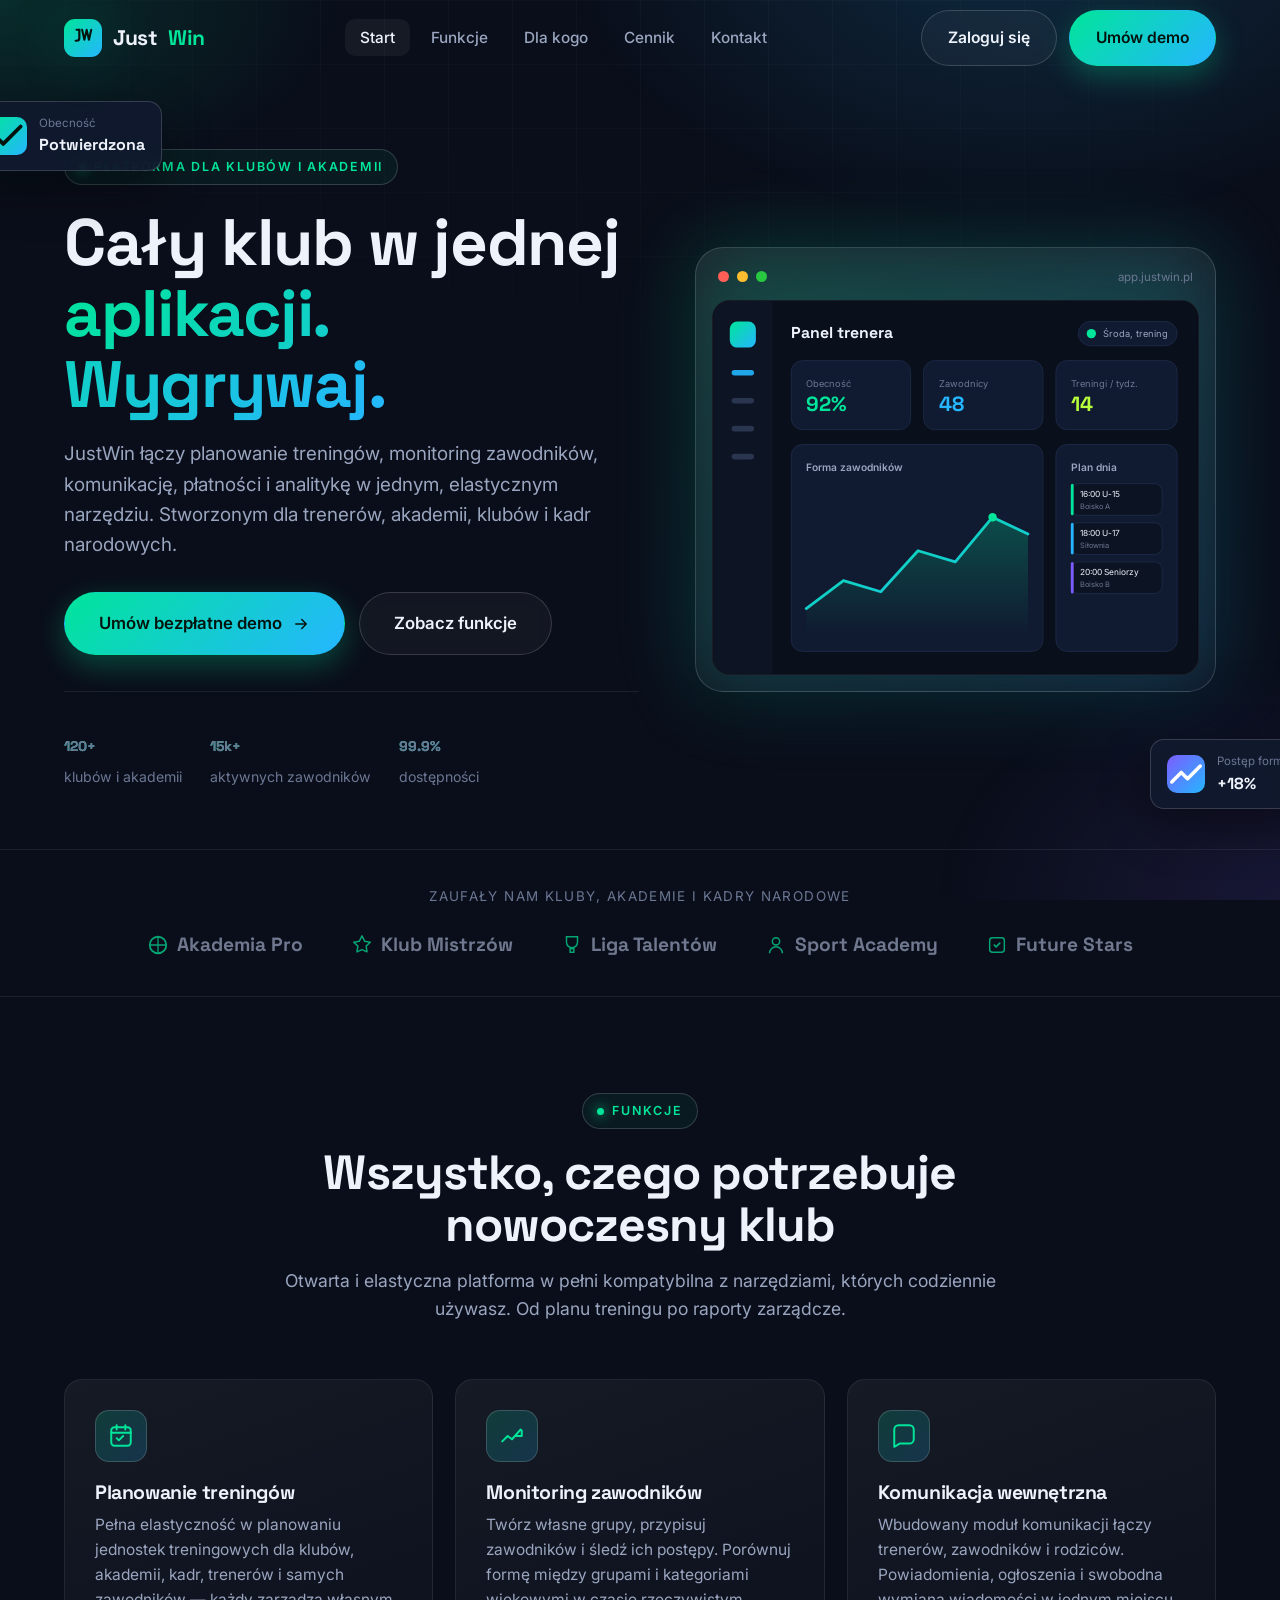
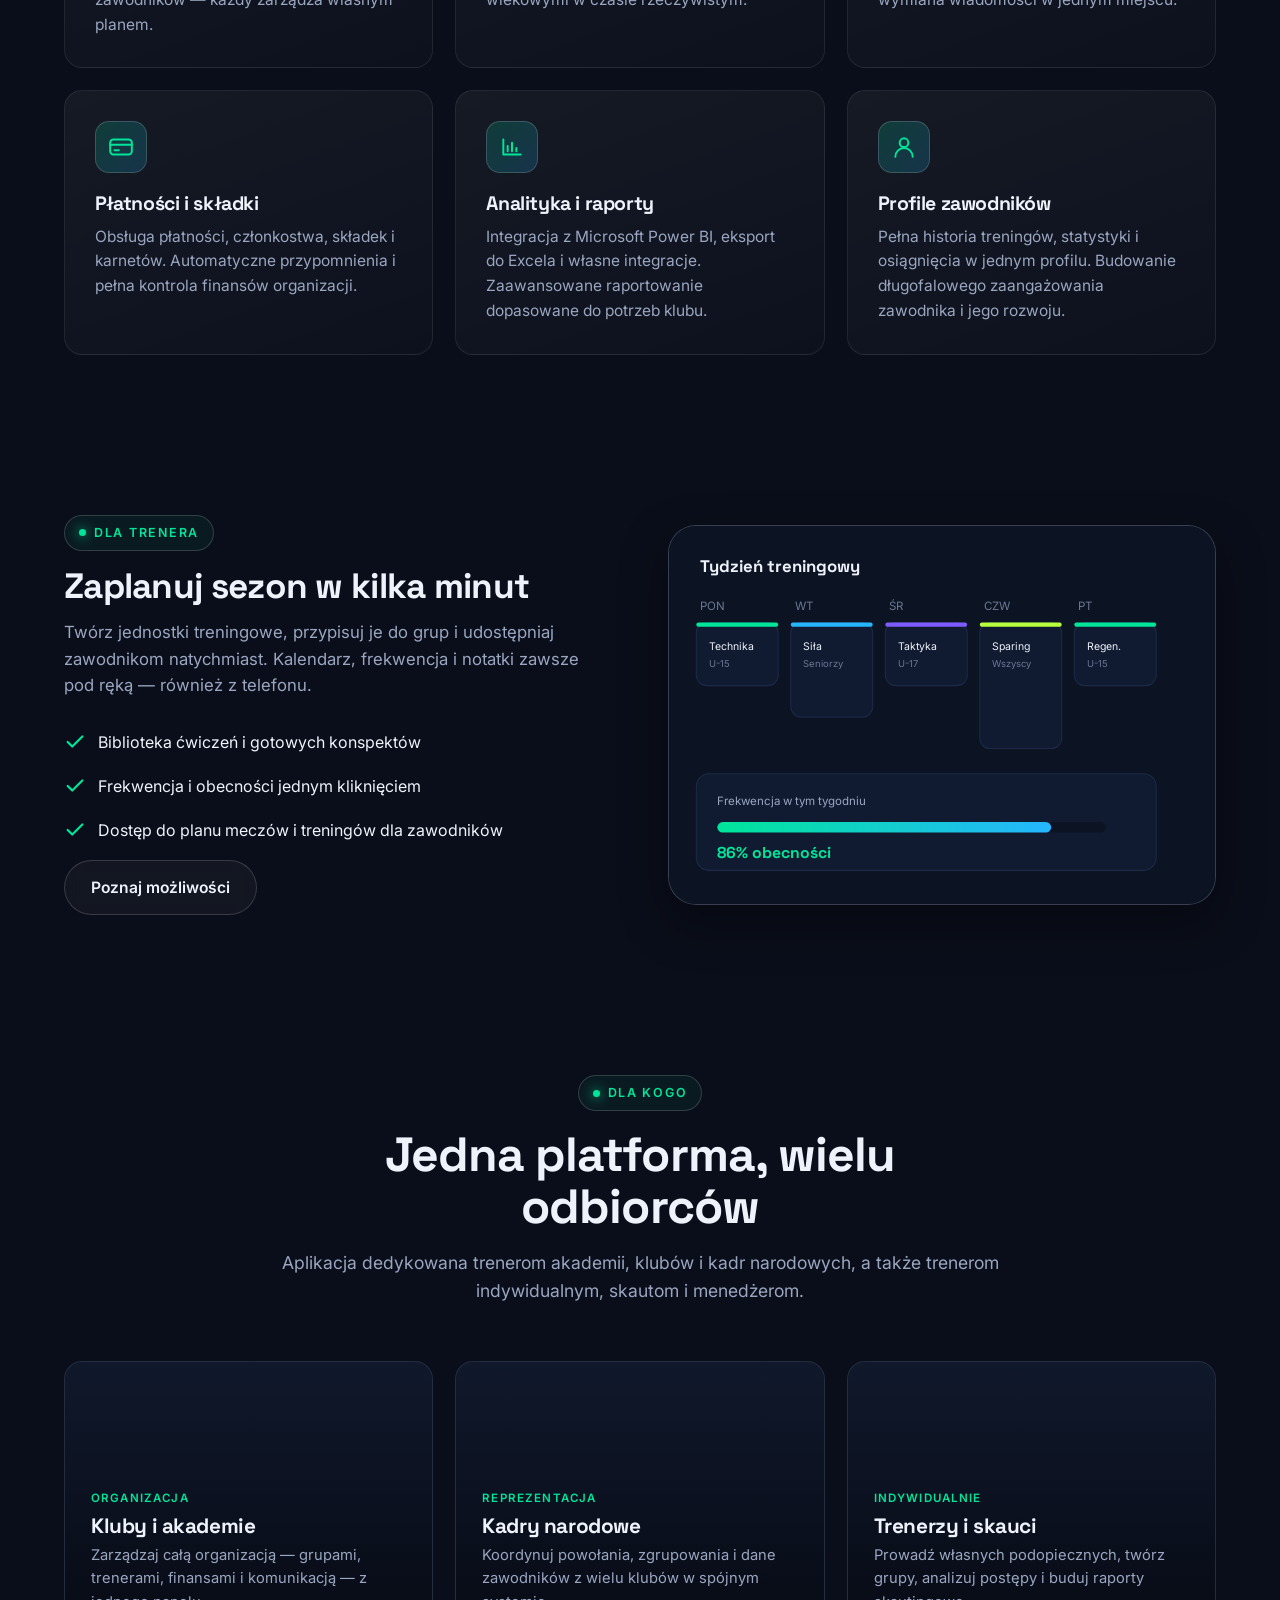
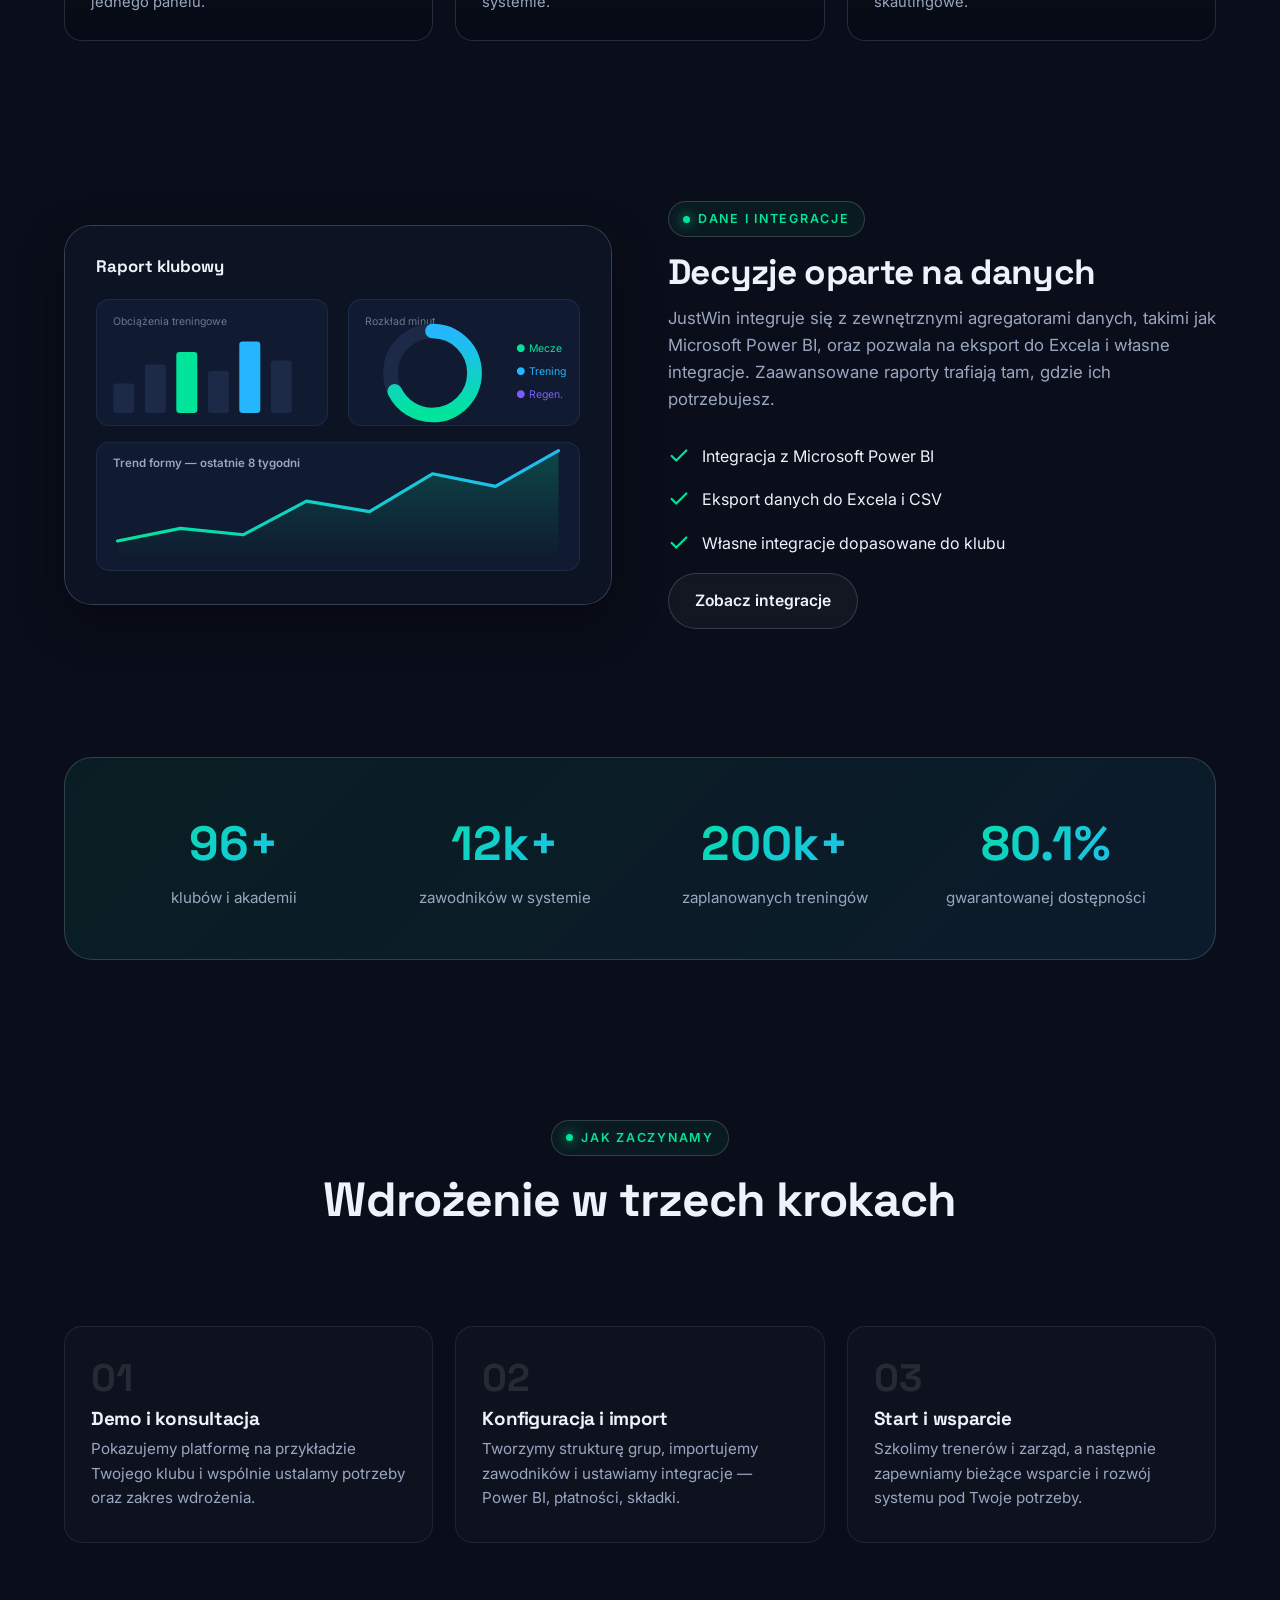
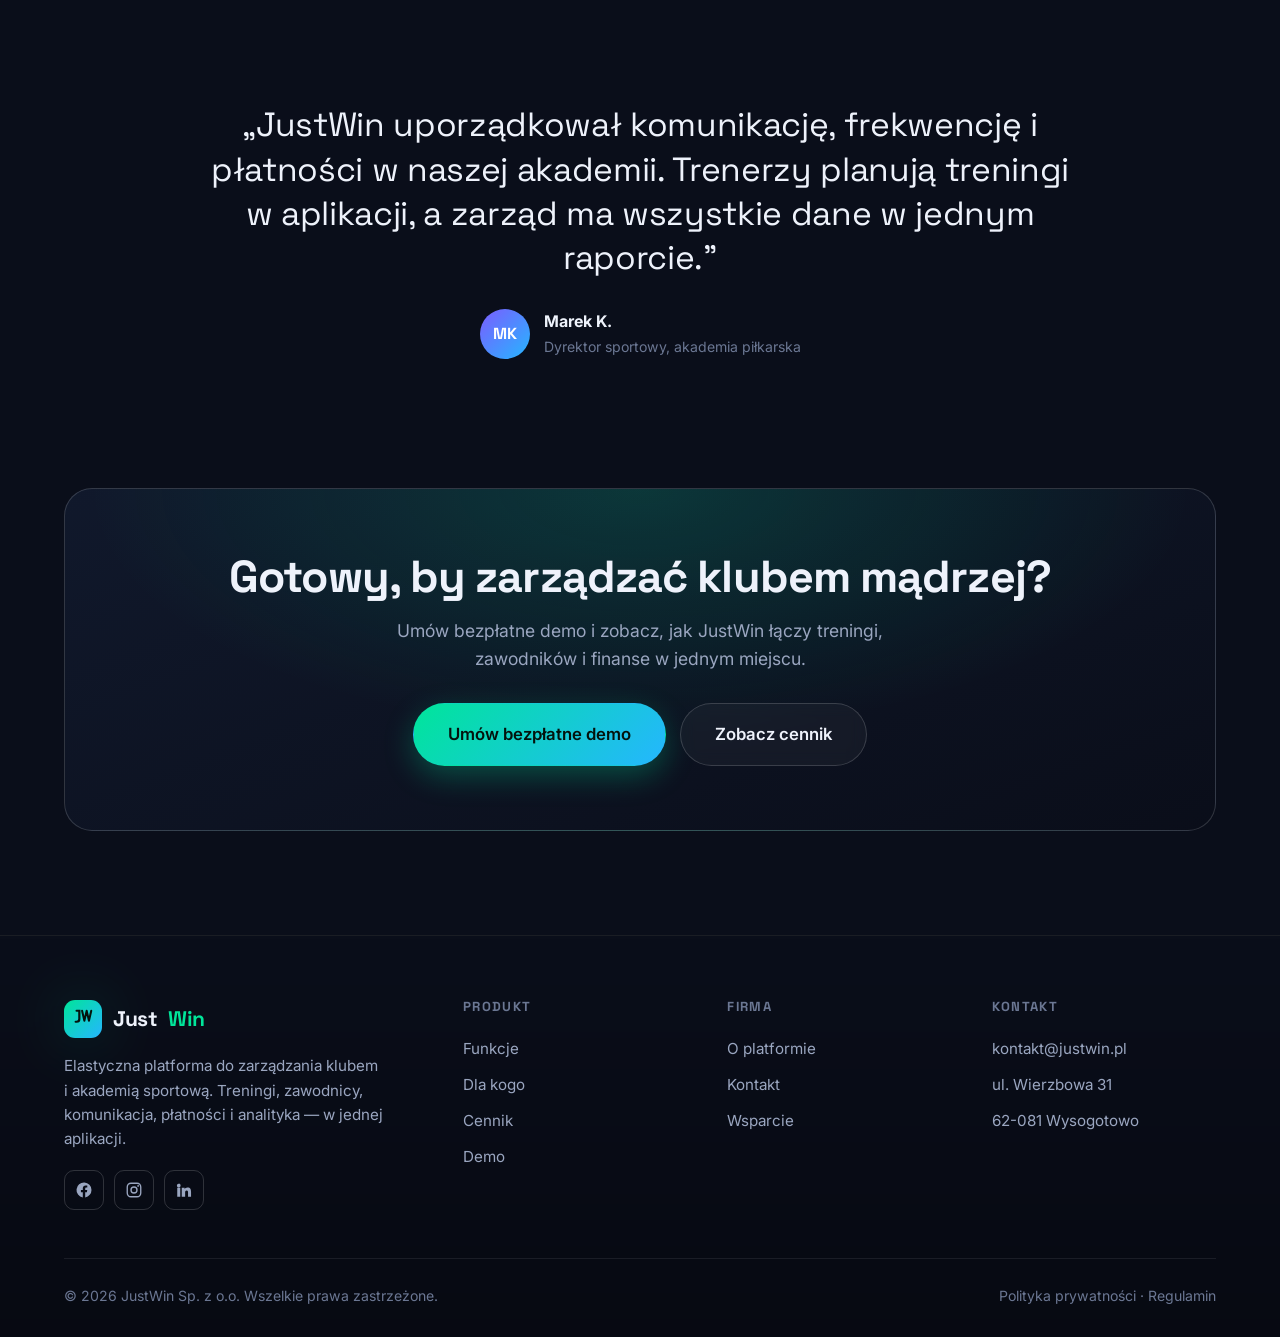
<file: index.html>
<!DOCTYPE html>
<html lang="pl">
<head>
  <meta charset="UTF-8" />
  <meta name="viewport" content="width=device-width, initial-scale=1.0" />
  <title>JustWin — Platforma do zarządzania klubem sportowym, treningami i zawodnikami</title>
  <meta name="description" content="JustWin to elastyczna platforma do zarządzania klubem i akademią sportową. Planowanie treningów, monitoring zawodników, komunikacja, płatności i składki oraz analityka z integracją Power BI — w jednej aplikacji." />
  <meta name="keywords" content="zarządzanie klubem sportowym, akademia piłkarska, planowanie treningów, monitoring zawodników, aplikacja dla trenera, Power BI sport" />
  <meta name="theme-color" content="#0a0e1a" />
  <link rel="icon" href="assets/img/favicon.svg" type="image/svg+xml" />
  <meta property="og:title" content="JustWin — Zarządzaj klubem sportowym z jednego miejsca" />
  <meta property="og:description" content="Planowanie treningów, monitoring zawodników, komunikacja, płatności i analityka — wszystko w jednej platformie." />
  <meta property="og:type" content="website" />
  <link rel="preconnect" href="https://fonts.googleapis.com" />
  <link rel="preconnect" href="https://fonts.gstatic.com" crossorigin />
  <link href="https://fonts.googleapis.com/css2?family=Inter:wght@400;500;600;700&family=Space+Grotesk:wght@500;600;700&display=swap" rel="stylesheet" />
  <link rel="stylesheet" href="assets/css/style.css" />
</head>
<body>

  <!-- ===================== HEADER ===================== -->
  <header class="site-header">
    <div class="container">
      <nav class="nav" aria-label="Główna nawigacja">
        <a href="index.html" class="brand" aria-label="JustWin — strona główna">
          <span class="mark" aria-hidden="true">
            <svg viewBox="0 0 24 24" fill="none"><path d="M5 3h3v9a3 3 0 0 1-3 3H4" stroke="#04130d" stroke-width="2.4" stroke-linecap="round"/><path d="M11 3l2.5 11L16 3M16 3l2.5 11L21 3" stroke="#04130d" stroke-width="2.2" stroke-linecap="round" stroke-linejoin="round"/></svg>
          </span>
          Just<b>Win</b>
        </a>
        <ul class="nav-links">
          <li><a href="index.html" class="active">Start</a></li>
          <li><a href="funkcje.html">Funkcje</a></li>
          <li><a href="dla-kogo.html">Dla kogo</a></li>
          <li><a href="cennik.html">Cennik</a></li>
          <li><a href="kontakt.html">Kontakt</a></li>
        </ul>
        <div class="nav-cta">
          <a href="kontakt.html" class="btn btn-ghost">Zaloguj się</a>
          <a href="kontakt.html" class="btn btn-primary">Umów demo</a>
          <button class="nav-toggle" aria-label="Otwórz menu" aria-expanded="false">
            <svg viewBox="0 0 24 24" fill="none"><path d="M4 7h16M4 12h16M4 17h16" stroke="currentColor" stroke-width="2" stroke-linecap="round"/></svg>
          </button>
        </div>
      </nav>
    </div>
    <div class="mobile-menu">
      <a href="index.html">Start</a>
      <a href="funkcje.html">Funkcje</a>
      <a href="dla-kogo.html">Dla kogo</a>
      <a href="cennik.html">Cennik</a>
      <a href="kontakt.html">Kontakt</a>
      <a href="kontakt.html" class="btn btn-primary">Umów demo</a>
    </div>
  </header>

  <main>
    <!-- ===================== HERO ===================== -->
    <section class="hero">
      <div class="container">
        <div class="hero-grid">
          <div class="hero-copy">
            <span class="eyebrow reveal">Platforma dla klubów i akademii</span>
            <h1 class="reveal" data-delay="1">Cały klub w jednej<br /><span class="gradient-text">aplikacji. Wygrywaj.</span></h1>
            <p class="lead reveal" data-delay="2">JustWin łączy planowanie treningów, monitoring zawodników, komunikację, płatności i analitykę w jednym, elastycznym narzędziu. Stworzonym dla trenerów, akademii, klubów i kadr narodowych.</p>
            <div class="hero-actions reveal" data-delay="2">
              <a href="kontakt.html" class="btn btn-primary btn-lg">
                Umów bezpłatne demo
                <svg viewBox="0 0 24 24" fill="none"><path d="M5 12h14M13 6l6 6-6 6" stroke="currentColor" stroke-width="2" stroke-linecap="round" stroke-linejoin="round"/></svg>
              </a>
              <a href="funkcje.html" class="btn btn-ghost btn-lg">Zobacz funkcje</a>
            </div>
            <div class="hero-meta reveal" data-delay="3">
              <div class="stat"><strong><span data-count="120" data-suffix="+">0</span></strong><span>klubów i akademii</span></div>
              <div class="stat"><strong><span data-count="15" data-suffix="k+">0</span></strong><span>aktywnych zawodników</span></div>
              <div class="stat"><strong><span data-count="99.9" data-suffix="%">0</span></strong><span>dostępności</span></div>
            </div>
          </div>

          <div class="hero-visual reveal" data-delay="2">
            <div class="mockup">
              <div class="mockup-glow"></div>
              <div class="mockup-bar"><i></i><i></i><i></i><span>app.justwin.pl</span></div>
              <div class="mockup-screen">
                <svg viewBox="0 0 520 400" role="img" aria-label="Podgląd panelu trenera JustWin">
                  <rect width="520" height="400" fill="#0a0f1c"/>
                  <!-- sidebar -->
                  <rect x="0" y="0" width="64" height="400" fill="#0d1424"/>
                  <rect x="18" y="22" width="28" height="28" rx="8" fill="url(#hg)"/>
                  <rect x="20" y="74" width="24" height="6" rx="3" fill="#25b6ff" opacity="0.9"/>
                  <rect x="20" y="104" width="24" height="6" rx="3" fill="#2a3550"/>
                  <rect x="20" y="134" width="24" height="6" rx="3" fill="#2a3550"/>
                  <rect x="20" y="164" width="24" height="6" rx="3" fill="#2a3550"/>
                  <!-- header -->
                  <text x="84" y="40" fill="#eef2fb" font-family="Space Grotesk, sans-serif" font-size="17" font-weight="700">Panel trenera</text>
                  <rect x="392" y="22" width="106" height="26" rx="13" fill="#101a30" stroke="#1c2a47"/>
                  <circle cx="406" cy="35" r="5" fill="#00e59a"/>
                  <text x="418" y="39" fill="#9aa6c0" font-family="Inter, sans-serif" font-size="10">Środa, trening</text>
                  <!-- stat cards -->
                  <g>
                    <rect x="84" y="64" width="128" height="74" rx="12" fill="#101a30" stroke="#1c2a47"/>
                    <text x="100" y="92" fill="#6b7793" font-family="Inter" font-size="10">Obecność</text>
                    <text x="100" y="118" fill="#00e59a" font-family="Space Grotesk" font-size="22" font-weight="700">92%</text>
                    <rect x="226" y="64" width="128" height="74" rx="12" fill="#101a30" stroke="#1c2a47"/>
                    <text x="242" y="92" fill="#6b7793" font-family="Inter" font-size="10">Zawodnicy</text>
                    <text x="242" y="118" fill="#25b6ff" font-family="Space Grotesk" font-size="22" font-weight="700">48</text>
                    <rect x="368" y="64" width="130" height="74" rx="12" fill="#101a30" stroke="#1c2a47"/>
                    <text x="384" y="92" fill="#6b7793" font-family="Inter" font-size="10">Treningi / tydz.</text>
                    <text x="384" y="118" fill="#b8ff3c" font-family="Space Grotesk" font-size="22" font-weight="700">14</text>
                  </g>
                  <!-- chart -->
                  <rect x="84" y="154" width="270" height="222" rx="12" fill="#101a30" stroke="#1c2a47"/>
                  <text x="100" y="182" fill="#9aa6c0" font-family="Inter" font-size="11" font-weight="600">Forma zawodników</text>
                  <polyline points="100,330 140,300 180,312 220,268 260,280 300,232 338,250" fill="none" stroke="url(#hg)" stroke-width="3" stroke-linecap="round" stroke-linejoin="round"/>
                  <polyline points="100,330 140,300 180,312 220,268 260,280 300,232 338,250 338,360 100,360" fill="url(#fillg)" opacity="0.25"/>
                  <circle cx="300" cy="232" r="4.5" fill="#00e59a"/>
                  <!-- calendar list -->
                  <rect x="368" y="154" width="130" height="222" rx="12" fill="#101a30" stroke="#1c2a47"/>
                  <text x="384" y="182" fill="#9aa6c0" font-family="Inter" font-size="11" font-weight="600">Plan dnia</text>
                  <rect x="384" y="196" width="98" height="34" rx="8" fill="#0c1322" stroke="#1c2a47"/>
                  <rect x="384" y="196" width="3" height="34" rx="2" fill="#00e59a"/>
                  <text x="394" y="210" fill="#eef2fb" font-family="Inter" font-size="9">16:00 U-15</text>
                  <text x="394" y="223" fill="#6b7793" font-family="Inter" font-size="8">Boisko A</text>
                  <rect x="384" y="238" width="98" height="34" rx="8" fill="#0c1322" stroke="#1c2a47"/>
                  <rect x="384" y="238" width="3" height="34" rx="2" fill="#25b6ff"/>
                  <text x="394" y="252" fill="#eef2fb" font-family="Inter" font-size="9">18:00 U-17</text>
                  <text x="394" y="265" fill="#6b7793" font-family="Inter" font-size="8">Siłownia</text>
                  <rect x="384" y="280" width="98" height="34" rx="8" fill="#0c1322" stroke="#1c2a47"/>
                  <rect x="384" y="280" width="3" height="34" rx="2" fill="#7c5cff"/>
                  <text x="394" y="294" fill="#eef2fb" font-family="Inter" font-size="9">20:00 Seniorzy</text>
                  <text x="394" y="307" fill="#6b7793" font-family="Inter" font-size="8">Boisko B</text>
                  <defs>
                    <linearGradient id="hg" x1="0" y1="0" x2="1" y2="1"><stop offset="0" stop-color="#00e59a"/><stop offset="1" stop-color="#25b6ff"/></linearGradient>
                    <linearGradient id="fillg" x1="0" y1="0" x2="0" y2="1"><stop offset="0" stop-color="#00e59a"/><stop offset="1" stop-color="#00e59a" stop-opacity="0"/></linearGradient>
                  </defs>
                </svg>
              </div>
            </div>
            <div class="floating-card fc-1">
              <span class="ic" style="background: var(--grad-brand); color:#04130d">
                <svg viewBox="0 0 24 24" fill="none"><path d="M20 6L9 17l-5-5" stroke="currentColor" stroke-width="2.4" stroke-linecap="round" stroke-linejoin="round"/></svg>
              </span>
              <div><small>Obecność</small><strong>Potwierdzona</strong></div>
            </div>
            <div class="floating-card fc-2">
              <span class="ic" style="background: var(--grad-violet); color:#fff">
                <svg viewBox="0 0 24 24" fill="none"><path d="M3 17l6-6 4 4 8-8" stroke="currentColor" stroke-width="2.2" stroke-linecap="round" stroke-linejoin="round"/></svg>
              </span>
              <div><small>Postęp formy</small><strong>+18%</strong></div>
            </div>
          </div>
        </div>
      </div>
    </section>

    <!-- ===================== TRUST ===================== -->
    <section class="trust">
      <div class="container">
        <p class="reveal">Zaufały nam kluby, akademie i kadry narodowe</p>
        <div class="trust-row reveal" data-delay="1">
          <span><svg viewBox="0 0 24 24" fill="none"><circle cx="12" cy="12" r="9" stroke="currentColor" stroke-width="2"/><path d="M12 3v18M3 12h18" stroke="currentColor" stroke-width="1.4"/></svg>Akademia Pro</span>
          <span><svg viewBox="0 0 24 24" fill="none"><path d="M12 2l3 6 6 .9-4.5 4.3 1 6.3L12 17l-5.5 2.5 1-6.3L3 8.9 9 8z" stroke="currentColor" stroke-width="1.6" stroke-linejoin="round"/></svg>Klub Mistrzów</span>
          <span><svg viewBox="0 0 24 24" fill="none"><path d="M6 3h12v6a6 6 0 0 1-12 0V3z" stroke="currentColor" stroke-width="1.6"/><path d="M10 16h4v4h-4z" stroke="currentColor" stroke-width="1.6"/></svg>Liga Talentów</span>
          <span><svg viewBox="0 0 24 24" fill="none"><circle cx="12" cy="8" r="4" stroke="currentColor" stroke-width="1.6"/><path d="M5 21a7 7 0 0 1 14 0" stroke="currentColor" stroke-width="1.6"/></svg>Sport Academy</span>
          <span><svg viewBox="0 0 24 24" fill="none"><rect x="4" y="4" width="16" height="16" rx="3" stroke="currentColor" stroke-width="1.6"/><path d="M9 12l2 2 4-4" stroke="currentColor" stroke-width="1.8" stroke-linecap="round" stroke-linejoin="round"/></svg>Future Stars</span>
        </div>
      </div>
    </section>

    <!-- ===================== FEATURES ===================== -->
    <section class="section" id="funkcje">
      <div class="container">
        <div class="section-head center">
          <span class="eyebrow reveal">Funkcje</span>
          <h2 class="reveal" data-delay="1">Wszystko, czego potrzebuje<br />nowoczesny klub</h2>
          <p class="reveal" data-delay="2">Otwarta i elastyczna platforma w pełni kompatybilna z narzędziami, których codziennie używasz. Od planu treningu po raporty zarządcze.</p>
        </div>
        <div class="grid grid-3">
          <article class="card reveal">
            <span class="icon"><svg viewBox="0 0 24 24" fill="none"><rect x="3" y="4" width="18" height="17" rx="3" stroke="currentColor" stroke-width="1.8"/><path d="M3 9h18M8 2v4M16 2v4" stroke="currentColor" stroke-width="1.8" stroke-linecap="round"/><path d="M8 14l2 2 4-4" stroke="currentColor" stroke-width="1.8" stroke-linecap="round" stroke-linejoin="round"/></svg></span>
            <h3>Planowanie treningów</h3>
            <p>Pełna elastyczność w planowaniu jednostek treningowych dla klubów, akademii, kadr, trenerów i samych zawodników — każdy zarządza własnym planem.</p>
          </article>
          <article class="card reveal" data-delay="1">
            <span class="icon"><svg viewBox="0 0 24 24" fill="none"><path d="M3 17l5-5 4 3 8-9" stroke="currentColor" stroke-width="1.8" stroke-linecap="round" stroke-linejoin="round"/><path d="M21 7v5h-5" stroke="currentColor" stroke-width="1.8" stroke-linecap="round" stroke-linejoin="round"/></svg></span>
            <h3>Monitoring zawodników</h3>
            <p>Twórz własne grupy, przypisuj zawodników i śledź ich postępy. Porównuj formę między grupami i kategoriami wiekowymi w czasie rzeczywistym.</p>
          </article>
          <article class="card reveal" data-delay="2">
            <span class="icon"><svg viewBox="0 0 24 24" fill="none"><path d="M21 15a4 4 0 0 1-4 4H8l-5 3V6a4 4 0 0 1 4-4h10a4 4 0 0 1 4 4v9z" stroke="currentColor" stroke-width="1.8" stroke-linejoin="round"/></svg></span>
            <h3>Komunikacja wewnętrzna</h3>
            <p>Wbudowany moduł komunikacji łączy trenerów, zawodników i rodziców. Powiadomienia, ogłoszenia i swobodna wymiana wiadomości w jednym miejscu.</p>
          </article>
          <article class="card reveal">
            <span class="icon"><svg viewBox="0 0 24 24" fill="none"><rect x="2" y="5" width="20" height="14" rx="3" stroke="currentColor" stroke-width="1.8"/><path d="M2 10h20M6 15h4" stroke="currentColor" stroke-width="1.8" stroke-linecap="round"/></svg></span>
            <h3>Płatności i składki</h3>
            <p>Obsługa płatności, członkostwa, składek i karnetów. Automatyczne przypomnienia i pełna kontrola finansów organizacji.</p>
          </article>
          <article class="card reveal" data-delay="1">
            <span class="icon"><svg viewBox="0 0 24 24" fill="none"><path d="M4 19V5M4 19h16M8 16v-5M12 16V8M16 16v-3" stroke="currentColor" stroke-width="1.8" stroke-linecap="round" stroke-linejoin="round"/></svg></span>
            <h3>Analityka i raporty</h3>
            <p>Integracja z Microsoft Power BI, eksport do Excela i własne integracje. Zaawansowane raportowanie dopasowane do potrzeb klubu.</p>
          </article>
          <article class="card reveal" data-delay="2">
            <span class="icon"><svg viewBox="0 0 24 24" fill="none"><circle cx="12" cy="8" r="4" stroke="currentColor" stroke-width="1.8"/><path d="M4 21a8 8 0 0 1 16 0" stroke="currentColor" stroke-width="1.8" stroke-linecap="round"/></svg></span>
            <h3>Profile zawodników</h3>
            <p>Pełna historia treningów, statystyki i osiągnięcia w jednym profilu. Budowanie długofalowego zaangażowania zawodnika i jego rozwoju.</p>
          </article>
        </div>
      </div>
    </section>

    <!-- ===================== SPLIT 1 ===================== -->
    <section class="section section--tight">
      <div class="container">
        <div class="split">
          <div class="split-copy reveal">
            <span class="eyebrow">Dla trenera</span>
            <h3>Zaplanuj sezon w kilka minut</h3>
            <p>Twórz jednostki treningowe, przypisuj je do grup i udostępniaj zawodnikom natychmiast. Kalendarz, frekwencja i notatki zawsze pod ręką — również z telefonu.</p>
            <ul class="check-list">
              <li><svg viewBox="0 0 24 24" fill="none"><path d="M20 6L9 17l-5-5" stroke="currentColor" stroke-width="2.4" stroke-linecap="round" stroke-linejoin="round"/></svg>Biblioteka ćwiczeń i gotowych konspektów</li>
              <li><svg viewBox="0 0 24 24" fill="none"><path d="M20 6L9 17l-5-5" stroke="currentColor" stroke-width="2.4" stroke-linecap="round" stroke-linejoin="round"/></svg>Frekwencja i obecności jednym kliknięciem</li>
              <li><svg viewBox="0 0 24 24" fill="none"><path d="M20 6L9 17l-5-5" stroke="currentColor" stroke-width="2.4" stroke-linecap="round" stroke-linejoin="round"/></svg>Dostęp do planu meczów i treningów dla zawodników</li>
            </ul>
            <a href="funkcje.html" class="btn btn-ghost" style="margin-top:8px">Poznaj możliwości</a>
          </div>
          <div class="split-visual reveal" data-delay="1">
            <svg viewBox="0 0 520 360" role="img" aria-label="Plan treningowy">
              <rect width="520" height="360" fill="#0c1322"/>
              <text x="30" y="44" fill="#eef2fb" font-family="Space Grotesk" font-size="16" font-weight="700">Tydzień treningowy</text>
              <g font-family="Inter" font-size="11" fill="#6b7793">
                <text x="30" y="80">PON</text><text x="120" y="80">WT</text><text x="210" y="80">ŚR</text><text x="300" y="80">CZW</text><text x="390" y="80">PT</text>
              </g>
              <rect x="26" y="92" width="78" height="60" rx="10" fill="#101a30" stroke="#1c2a47"/><rect x="26" y="92" width="78" height="4" rx="2" fill="#00e59a"/><text x="38" y="118" fill="#eef2fb" font-family="Inter" font-size="10">Technika</text><text x="38" y="134" fill="#6b7793" font-family="Inter" font-size="9">U-15</text>
              <rect x="116" y="92" width="78" height="90" rx="10" fill="#101a30" stroke="#1c2a47"/><rect x="116" y="92" width="78" height="4" rx="2" fill="#25b6ff"/><text x="128" y="118" fill="#eef2fb" font-family="Inter" font-size="10">Siła</text><text x="128" y="134" fill="#6b7793" font-family="Inter" font-size="9">Seniorzy</text>
              <rect x="206" y="92" width="78" height="60" rx="10" fill="#101a30" stroke="#1c2a47"/><rect x="206" y="92" width="78" height="4" rx="2" fill="#7c5cff"/><text x="218" y="118" fill="#eef2fb" font-family="Inter" font-size="10">Taktyka</text><text x="218" y="134" fill="#6b7793" font-family="Inter" font-size="9">U-17</text>
              <rect x="296" y="92" width="78" height="120" rx="10" fill="#101a30" stroke="#1c2a47"/><rect x="296" y="92" width="78" height="4" rx="2" fill="#b8ff3c"/><text x="308" y="118" fill="#eef2fb" font-family="Inter" font-size="10">Sparing</text><text x="308" y="134" fill="#6b7793" font-family="Inter" font-size="9">Wszyscy</text>
              <rect x="386" y="92" width="78" height="60" rx="10" fill="#101a30" stroke="#1c2a47"/><rect x="386" y="92" width="78" height="4" rx="2" fill="#00e59a"/><text x="398" y="118" fill="#eef2fb" font-family="Inter" font-size="10">Regen.</text><text x="398" y="134" fill="#6b7793" font-family="Inter" font-size="9">U-15</text>
              <rect x="26" y="236" width="438" height="92" rx="12" fill="#101a30" stroke="#1c2a47"/>
              <text x="46" y="266" fill="#9aa6c0" font-family="Inter" font-size="11">Frekwencja w tym tygodniu</text>
              <rect x="46" y="282" width="370" height="10" rx="5" fill="#0c1322"/>
              <rect x="46" y="282" width="318" height="10" rx="5" fill="url(#hg2)"/>
              <text x="46" y="316" fill="#00e59a" font-family="Space Grotesk" font-size="15" font-weight="700">86% obecności</text>
              <defs><linearGradient id="hg2" x1="0" y1="0" x2="1" y2="0"><stop offset="0" stop-color="#00e59a"/><stop offset="1" stop-color="#25b6ff"/></linearGradient></defs>
            </svg>
          </div>
        </div>
      </div>
    </section>

    <!-- ===================== AUDIENCE ===================== -->
    <section class="section" id="dla-kogo">
      <div class="container">
        <div class="section-head center">
          <span class="eyebrow reveal">Dla kogo</span>
          <h2 class="reveal" data-delay="1">Jedna platforma, wielu odbiorców</h2>
          <p class="reveal" data-delay="2">Aplikacja dedykowana trenerom akademii, klubów i kadr narodowych, a także trenerom indywidualnym, skautom i menedżerom.</p>
        </div>
        <div class="grid grid-3">
          <a href="dla-kogo.html" class="audience-card reveal">
            <div class="photo" style="background-image:url('https://images.unsplash.com/photo-1431324155629-1a6deb1dec8d?auto=format&fit=crop&w=900&q=70')"></div>
            <div class="body"><span class="tag">Organizacja</span><h3>Kluby i akademie</h3><p>Zarządzaj całą organizacją — grupami, trenerami, finansami i komunikacją — z jednego panelu.</p></div>
          </a>
          <a href="dla-kogo.html" class="audience-card reveal" data-delay="1">
            <div class="photo" style="background-image:url('https://images.unsplash.com/photo-1517649763962-0c623066013b?auto=format&fit=crop&w=900&q=70')"></div>
            <div class="body"><span class="tag">Reprezentacja</span><h3>Kadry narodowe</h3><p>Koordynuj powołania, zgrupowania i dane zawodników z wielu klubów w spójnym systemie.</p></div>
          </a>
          <a href="dla-kogo.html" class="audience-card reveal" data-delay="2">
            <div class="photo" style="background-image:url('https://images.unsplash.com/photo-1526232761682-d26e03ac148e?auto=format&fit=crop&w=900&q=70')"></div>
            <div class="body"><span class="tag">Indywidualnie</span><h3>Trenerzy i skauci</h3><p>Prowadź własnych podopiecznych, twórz grupy, analizuj postępy i buduj raporty skautingowe.</p></div>
          </a>
        </div>
      </div>
    </section>

    <!-- ===================== SPLIT 2 (analytics) ===================== -->
    <section class="section section--tight">
      <div class="container">
        <div class="split reverse">
          <div class="split-copy reveal">
            <span class="eyebrow">Dane i integracje</span>
            <h3>Decyzje oparte na danych</h3>
            <p>JustWin integruje się z zewnętrznymi agregatorami danych, takimi jak Microsoft Power BI, oraz pozwala na eksport do Excela i własne integracje. Zaawansowane raporty trafiają tam, gdzie ich potrzebujesz.</p>
            <ul class="check-list">
              <li><svg viewBox="0 0 24 24" fill="none"><path d="M20 6L9 17l-5-5" stroke="currentColor" stroke-width="2.4" stroke-linecap="round" stroke-linejoin="round"/></svg>Integracja z Microsoft Power BI</li>
              <li><svg viewBox="0 0 24 24" fill="none"><path d="M20 6L9 17l-5-5" stroke="currentColor" stroke-width="2.4" stroke-linecap="round" stroke-linejoin="round"/></svg>Eksport danych do Excela i CSV</li>
              <li><svg viewBox="0 0 24 24" fill="none"><path d="M20 6L9 17l-5-5" stroke="currentColor" stroke-width="2.4" stroke-linecap="round" stroke-linejoin="round"/></svg>Własne integracje dopasowane do klubu</li>
            </ul>
            <a href="funkcje.html" class="btn btn-ghost" style="margin-top:8px">Zobacz integracje</a>
          </div>
          <div class="split-visual reveal" data-delay="1">
            <svg viewBox="0 0 520 360" role="img" aria-label="Pulpit analityczny">
              <rect width="520" height="360" fill="#0c1322"/>
              <text x="30" y="44" fill="#eef2fb" font-family="Space Grotesk" font-size="16" font-weight="700">Raport klubowy</text>
              <g>
                <rect x="30" y="70" width="220" height="120" rx="12" fill="#101a30" stroke="#1c2a47"/>
                <text x="46" y="94" fill="#6b7793" font-family="Inter" font-size="10">Obciążenia treningowe</text>
                <rect x="46" y="150" width="20" height="28" rx="3" fill="#1c2a47"/><rect x="76" y="132" width="20" height="46" rx="3" fill="#1c2a47"/><rect x="106" y="120" width="20" height="58" rx="3" fill="#00e59a"/><rect x="136" y="138" width="20" height="40" rx="3" fill="#1c2a47"/><rect x="166" y="110" width="20" height="68" rx="3" fill="#25b6ff"/><rect x="196" y="128" width="20" height="50" rx="3" fill="#1c2a47"/>
                <rect x="270" y="70" width="220" height="120" rx="12" fill="#101a30" stroke="#1c2a47"/>
                <text x="286" y="94" fill="#6b7793" font-family="Inter" font-size="10">Rozkład minut</text>
                <circle cx="350" cy="140" r="40" fill="none" stroke="#1c2a47" stroke-width="14"/>
                <circle cx="350" cy="140" r="40" fill="none" stroke="url(#hg3)" stroke-width="14" stroke-dasharray="170 251" stroke-linecap="round" transform="rotate(-90 350 140)"/>
                <text x="430" y="120" fill="#00e59a" font-family="Inter" font-size="10">● Mecze</text><text x="430" y="142" fill="#25b6ff" font-family="Inter" font-size="10">● Trening</text><text x="430" y="164" fill="#7c5cff" font-family="Inter" font-size="10">● Regen.</text>
                <rect x="30" y="206" width="460" height="122" rx="12" fill="#101a30" stroke="#1c2a47"/>
                <text x="46" y="230" fill="#9aa6c0" font-family="Inter" font-size="11" font-weight="600">Trend formy — ostatnie 8 tygodni</text>
                <polyline points="50,300 110,288 170,294 230,262 290,272 350,236 410,248 470,214" fill="none" stroke="url(#hg3)" stroke-width="3" stroke-linecap="round" stroke-linejoin="round"/>
                <polyline points="50,300 110,288 170,294 230,262 290,272 350,236 410,248 470,214 470,318 50,318" fill="url(#fillg3)" opacity="0.22"/>
              </g>
              <defs>
                <linearGradient id="hg3" x1="0" y1="0" x2="1" y2="0"><stop offset="0" stop-color="#00e59a"/><stop offset="1" stop-color="#25b6ff"/></linearGradient>
                <linearGradient id="fillg3" x1="0" y1="0" x2="0" y2="1"><stop offset="0" stop-color="#00e59a"/><stop offset="1" stop-color="#00e59a" stop-opacity="0"/></linearGradient>
              </defs>
            </svg>
          </div>
        </div>
      </div>
    </section>

    <!-- ===================== STATS BAND ===================== -->
    <section class="section section--tight">
      <div class="container">
        <div class="stats-band reveal">
          <div class="stats-grid">
            <div><div class="num"><span data-count="120" data-suffix="+">0</span></div><div class="lbl">klubów i akademii</div></div>
            <div><div class="num"><span data-count="15" data-suffix="k+">0</span></div><div class="lbl">zawodników w systemie</div></div>
            <div><div class="num"><span data-count="250" data-suffix="k+">0</span></div><div class="lbl">zaplanowanych treningów</div></div>
            <div><div class="num"><span data-count="99.9" data-suffix="%">0</span></div><div class="lbl">gwarantowanej dostępności</div></div>
          </div>
        </div>
      </div>
    </section>

    <!-- ===================== PROCESS ===================== -->
    <section class="section">
      <div class="container">
        <div class="section-head center">
          <span class="eyebrow reveal">Jak zaczynamy</span>
          <h2 class="reveal" data-delay="1">Wdrożenie w trzech krokach</h2>
          <p class="reveal" data-delay="2">Bez skomplikowanej konfiguracji. Pomożemy przenieść dane i przeszkolimy zespół.</p>
        </div>
        <div class="steps">
          <div class="step reveal"><div class="num">01</div><h3>Demo i konsultacja</h3><p>Pokazujemy platformę na przykładzie Twojego klubu i wspólnie ustalamy potrzeby oraz zakres wdrożenia.</p></div>
          <div class="step reveal" data-delay="1"><div class="num">02</div><h3>Konfiguracja i import</h3><p>Tworzymy strukturę grup, importujemy zawodników i ustawiamy integracje — Power BI, płatności, składki.</p></div>
          <div class="step reveal" data-delay="2"><div class="num">03</div><h3>Start i wsparcie</h3><p>Szkolimy trenerów i zarząd, a następnie zapewniamy bieżące wsparcie i rozwój systemu pod Twoje potrzeby.</p></div>
        </div>
      </div>
    </section>

    <!-- ===================== QUOTE ===================== -->
    <section class="section section--tight">
      <div class="container">
        <div class="quote reveal">
          <blockquote>„JustWin uporządkował komunikację, frekwencję i płatności w naszej akademii. Trenerzy planują treningi w aplikacji, a zarząd ma wszystkie dane w jednym raporcie.”</blockquote>
          <div class="author">
            <div class="avatar">MK</div>
            <div class="meta"><strong>Marek K.</strong><span>Dyrektor sportowy, akademia piłkarska</span></div>
          </div>
        </div>
      </div>
    </section>

    <!-- ===================== CTA ===================== -->
    <section class="section section--tight">
      <div class="container">
        <div class="cta-box reveal">
          <h2>Gotowy, by zarządzać klubem mądrzej?</h2>
          <p>Umów bezpłatne demo i zobacz, jak JustWin łączy treningi, zawodników i finanse w jednym miejscu.</p>
          <div class="cta-actions">
            <a href="kontakt.html" class="btn btn-primary btn-lg">Umów bezpłatne demo</a>
            <a href="cennik.html" class="btn btn-ghost btn-lg">Zobacz cennik</a>
          </div>
        </div>
      </div>
    </section>
  </main>

  <!-- ===================== FOOTER ===================== -->
  <footer class="site-footer">
    <div class="container">
      <div class="footer-grid">
        <div class="footer-about">
          <a href="index.html" class="brand">
            <span class="mark" aria-hidden="true"><svg viewBox="0 0 24 24" fill="none"><path d="M5 3h3v9a3 3 0 0 1-3 3H4" stroke="#04130d" stroke-width="2.4" stroke-linecap="round"/><path d="M11 3l2.5 11L16 3M16 3l2.5 11L21 3" stroke="#04130d" stroke-width="2.2" stroke-linecap="round" stroke-linejoin="round"/></svg></span>
            Just<b>Win</b>
          </a>
          <p>Elastyczna platforma do zarządzania klubem i akademią sportową. Treningi, zawodnicy, komunikacja, płatności i analityka — w jednej aplikacji.</p>
          <div class="footer-socials">
            <a href="#" aria-label="Facebook"><svg viewBox="0 0 24 24" fill="currentColor"><path d="M22 12a10 10 0 1 0-11.6 9.9v-7H7.9V12h2.5V9.8c0-2.5 1.5-3.9 3.8-3.9 1.1 0 2.2.2 2.2.2v2.5h-1.2c-1.2 0-1.6.8-1.6 1.6V12h2.7l-.4 2.9h-2.3v7A10 10 0 0 0 22 12z"/></svg></a>
            <a href="#" aria-label="Instagram"><svg viewBox="0 0 24 24" fill="none"><rect x="3" y="3" width="18" height="18" rx="5" stroke="currentColor" stroke-width="1.8"/><circle cx="12" cy="12" r="4" stroke="currentColor" stroke-width="1.8"/><circle cx="17.5" cy="6.5" r="1.2" fill="currentColor"/></svg></a>
            <a href="#" aria-label="LinkedIn"><svg viewBox="0 0 24 24" fill="currentColor"><path d="M4.98 3.5A2.5 2.5 0 1 0 5 8.5a2.5 2.5 0 0 0-.02-5zM3 9h4v12H3zM9 9h3.8v1.7h.05c.53-1 1.83-2.05 3.77-2.05 4.03 0 4.78 2.65 4.78 6.1V21h-4v-5.4c0-1.3 0-2.95-1.8-2.95s-2.08 1.4-2.08 2.85V21H9z"/></svg></a>
          </div>
        </div>
        <div class="footer-col">
          <h4>Produkt</h4>
          <a href="funkcje.html">Funkcje</a>
          <a href="dla-kogo.html">Dla kogo</a>
          <a href="cennik.html">Cennik</a>
          <a href="kontakt.html">Demo</a>
        </div>
        <div class="footer-col">
          <h4>Firma</h4>
          <a href="dla-kogo.html">O platformie</a>
          <a href="kontakt.html">Kontakt</a>
          <a href="kontakt.html">Wsparcie</a>
        </div>
        <div class="footer-col">
          <h4>Kontakt</h4>
          <a href="mailto:kontakt@justwin.pl">kontakt@justwin.pl</a>
          <a href="#">ul. Wierzbowa 31</a>
          <a href="#">62-081 Wysogotowo</a>
        </div>
      </div>
      <div class="footer-bottom">
        <span>© <span data-year>2026</span> JustWin Sp. z o.o. Wszelkie prawa zastrzeżone.</span>
        <span><a href="#">Polityka prywatności</a> · <a href="#">Regulamin</a></span>
      </div>
    </div>
  </footer>

  <script src="assets/js/main.js"></script>
</body>
</html>
</file>
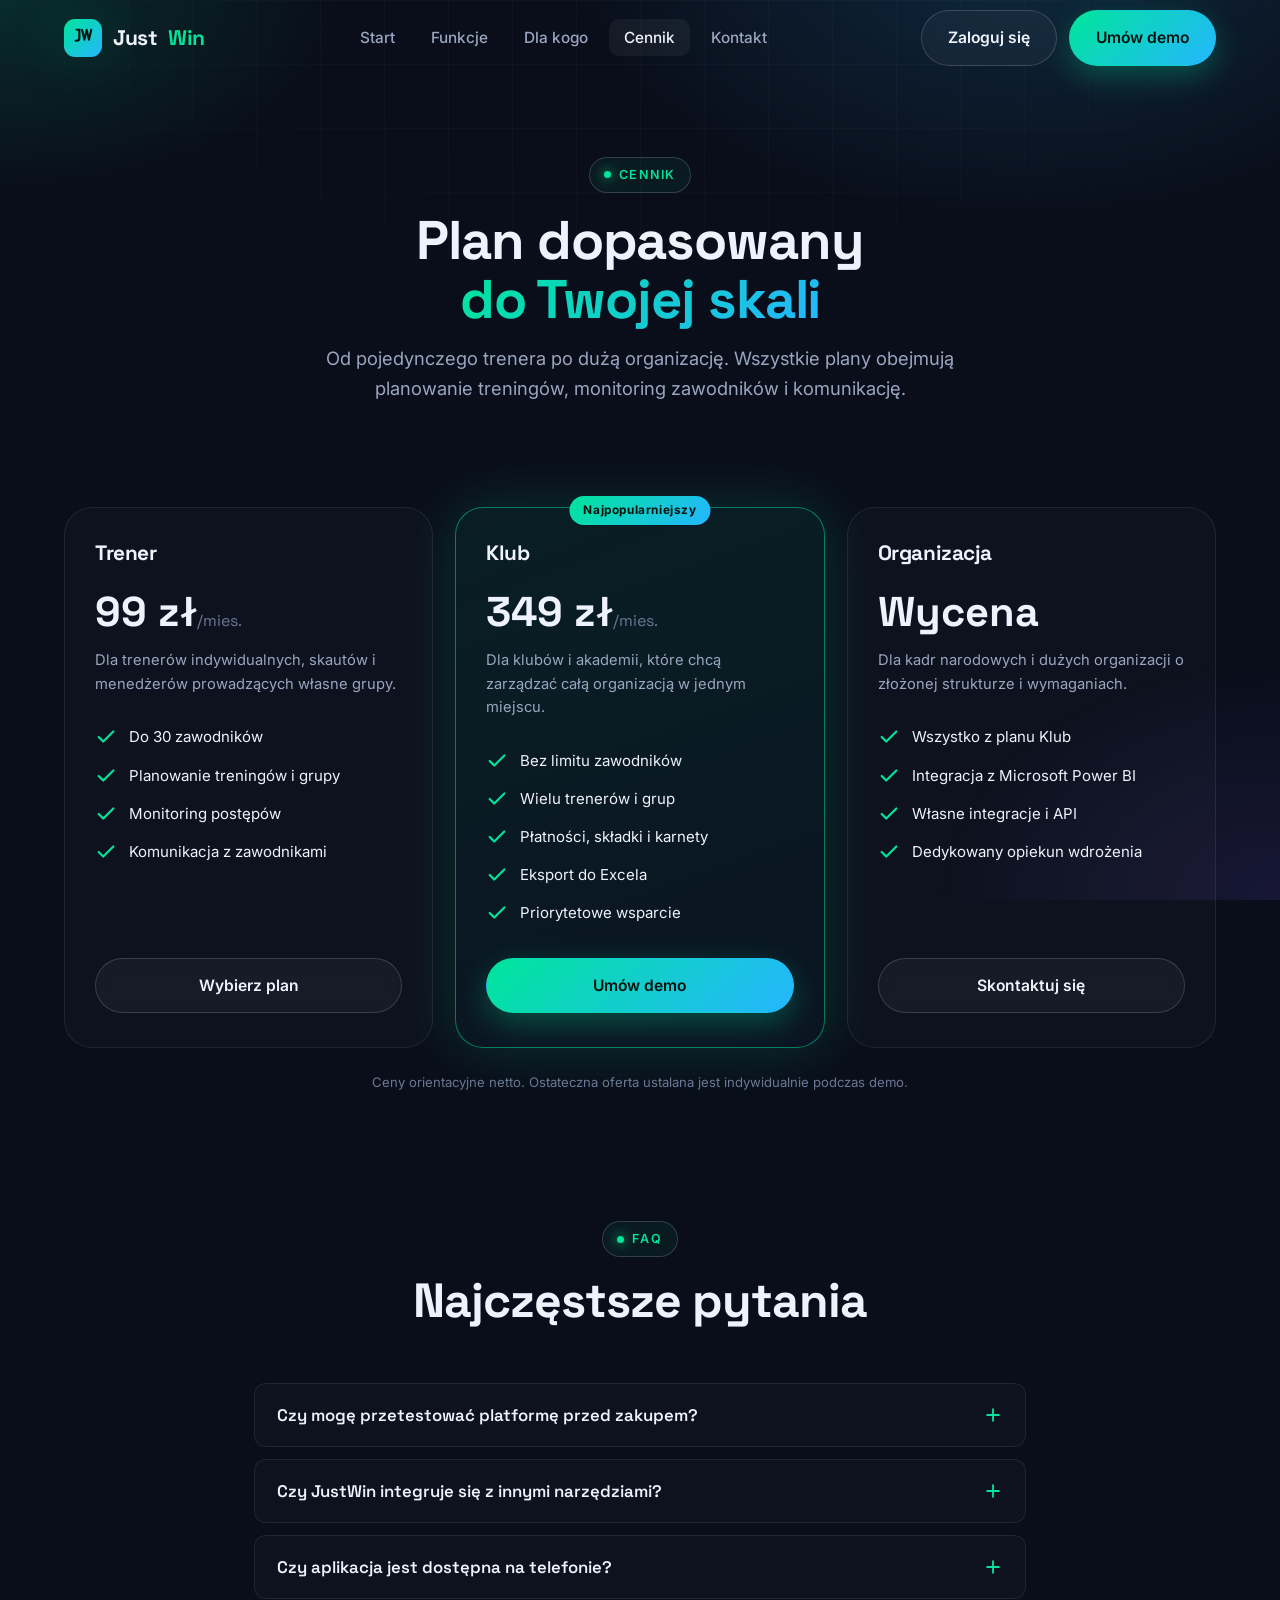
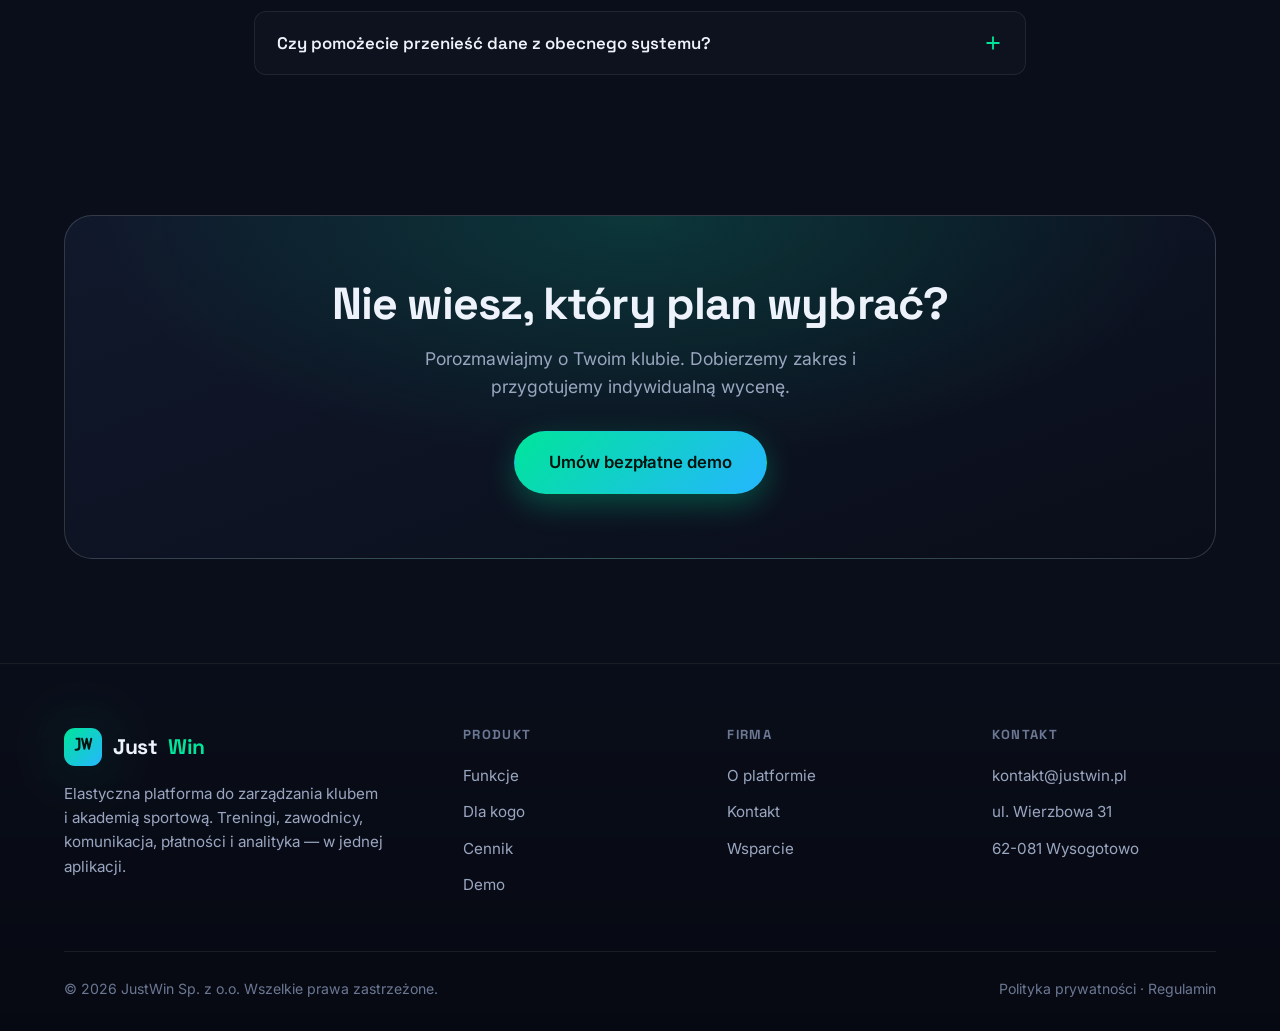
<file: cennik.html>
<!DOCTYPE html>
<html lang="pl">
<head>
  <meta charset="UTF-8" />
  <meta name="viewport" content="width=device-width, initial-scale=1.0" />
  <title>Cennik — JustWin | Plany dla klubów, akademii i trenerów</title>
  <meta name="description" content="Przejrzyste plany JustWin dopasowane do trenerów indywidualnych, klubów, akademii oraz dużych organizacji i kadr narodowych." />
  <meta name="theme-color" content="#0a0e1a" />
  <link rel="icon" href="assets/img/favicon.svg" type="image/svg+xml" />
  <link rel="preconnect" href="https://fonts.googleapis.com" />
  <link rel="preconnect" href="https://fonts.gstatic.com" crossorigin />
  <link href="https://fonts.googleapis.com/css2?family=Inter:wght@400;500;600;700&family=Space+Grotesk:wght@500;600;700&display=swap" rel="stylesheet" />
  <link rel="stylesheet" href="assets/css/style.css" />
</head>
<body>
  <header class="site-header">
    <div class="container">
      <nav class="nav" aria-label="Główna nawigacja">
        <a href="index.html" class="brand" aria-label="JustWin — strona główna"><span class="mark" aria-hidden="true"><svg viewBox="0 0 24 24" fill="none"><path d="M5 3h3v9a3 3 0 0 1-3 3H4" stroke="#04130d" stroke-width="2.4" stroke-linecap="round"/><path d="M11 3l2.5 11L16 3M16 3l2.5 11L21 3" stroke="#04130d" stroke-width="2.2" stroke-linecap="round" stroke-linejoin="round"/></svg></span>Just<b>Win</b></a>
        <ul class="nav-links">
          <li><a href="index.html">Start</a></li>
          <li><a href="funkcje.html">Funkcje</a></li>
          <li><a href="dla-kogo.html">Dla kogo</a></li>
          <li><a href="cennik.html" class="active">Cennik</a></li>
          <li><a href="kontakt.html">Kontakt</a></li>
        </ul>
        <div class="nav-cta">
          <a href="kontakt.html" class="btn btn-ghost">Zaloguj się</a>
          <a href="kontakt.html" class="btn btn-primary">Umów demo</a>
          <button class="nav-toggle" aria-label="Otwórz menu" aria-expanded="false"><svg viewBox="0 0 24 24" fill="none"><path d="M4 7h16M4 12h16M4 17h16" stroke="currentColor" stroke-width="2" stroke-linecap="round"/></svg></button>
        </div>
      </nav>
    </div>
    <div class="mobile-menu">
      <a href="index.html">Start</a><a href="funkcje.html">Funkcje</a><a href="dla-kogo.html">Dla kogo</a><a href="cennik.html">Cennik</a><a href="kontakt.html">Kontakt</a>
      <a href="kontakt.html" class="btn btn-primary">Umów demo</a>
    </div>
  </header>

  <main>
    <section class="page-hero">
      <div class="container">
        <span class="eyebrow reveal">Cennik</span>
        <h1 class="reveal" data-delay="1">Plan dopasowany<br /><span class="gradient-text">do Twojej skali</span></h1>
        <p class="reveal" data-delay="2">Od pojedynczego trenera po dużą organizację. Wszystkie plany obejmują planowanie treningów, monitoring zawodników i komunikację.</p>
      </div>
    </section>

    <section class="section section--tight">
      <div class="container">
        <div class="grid grid-3" style="align-items:stretch">
          <div class="price-card reveal">
            <h3>Trener</h3>
            <div class="price">99 zł<span>/mies.</span></div>
            <p class="desc">Dla trenerów indywidualnych, skautów i menedżerów prowadzących własne grupy.</p>
            <ul class="check-list">
              <li><svg viewBox="0 0 24 24" fill="none"><path d="M20 6L9 17l-5-5" stroke="currentColor" stroke-width="2.4" stroke-linecap="round" stroke-linejoin="round"/></svg>Do 30 zawodników</li>
              <li><svg viewBox="0 0 24 24" fill="none"><path d="M20 6L9 17l-5-5" stroke="currentColor" stroke-width="2.4" stroke-linecap="round" stroke-linejoin="round"/></svg>Planowanie treningów i grupy</li>
              <li><svg viewBox="0 0 24 24" fill="none"><path d="M20 6L9 17l-5-5" stroke="currentColor" stroke-width="2.4" stroke-linecap="round" stroke-linejoin="round"/></svg>Monitoring postępów</li>
              <li><svg viewBox="0 0 24 24" fill="none"><path d="M20 6L9 17l-5-5" stroke="currentColor" stroke-width="2.4" stroke-linecap="round" stroke-linejoin="round"/></svg>Komunikacja z zawodnikami</li>
            </ul>
            <a href="kontakt.html" class="btn btn-ghost">Wybierz plan</a>
          </div>

          <div class="price-card featured reveal" data-delay="1">
            <span class="badge">Najpopularniejszy</span>
            <h3>Klub</h3>
            <div class="price">349 zł<span>/mies.</span></div>
            <p class="desc">Dla klubów i akademii, które chcą zarządzać całą organizacją w jednym miejscu.</p>
            <ul class="check-list">
              <li><svg viewBox="0 0 24 24" fill="none"><path d="M20 6L9 17l-5-5" stroke="currentColor" stroke-width="2.4" stroke-linecap="round" stroke-linejoin="round"/></svg>Bez limitu zawodników</li>
              <li><svg viewBox="0 0 24 24" fill="none"><path d="M20 6L9 17l-5-5" stroke="currentColor" stroke-width="2.4" stroke-linecap="round" stroke-linejoin="round"/></svg>Wielu trenerów i grup</li>
              <li><svg viewBox="0 0 24 24" fill="none"><path d="M20 6L9 17l-5-5" stroke="currentColor" stroke-width="2.4" stroke-linecap="round" stroke-linejoin="round"/></svg>Płatności, składki i karnety</li>
              <li><svg viewBox="0 0 24 24" fill="none"><path d="M20 6L9 17l-5-5" stroke="currentColor" stroke-width="2.4" stroke-linecap="round" stroke-linejoin="round"/></svg>Eksport do Excela</li>
              <li><svg viewBox="0 0 24 24" fill="none"><path d="M20 6L9 17l-5-5" stroke="currentColor" stroke-width="2.4" stroke-linecap="round" stroke-linejoin="round"/></svg>Priorytetowe wsparcie</li>
            </ul>
            <a href="kontakt.html" class="btn btn-primary">Umów demo</a>
          </div>

          <div class="price-card reveal" data-delay="2">
            <h3>Organizacja</h3>
            <div class="price">Wycena</div>
            <p class="desc">Dla kadr narodowych i dużych organizacji o złożonej strukturze i wymaganiach.</p>
            <ul class="check-list">
              <li><svg viewBox="0 0 24 24" fill="none"><path d="M20 6L9 17l-5-5" stroke="currentColor" stroke-width="2.4" stroke-linecap="round" stroke-linejoin="round"/></svg>Wszystko z planu Klub</li>
              <li><svg viewBox="0 0 24 24" fill="none"><path d="M20 6L9 17l-5-5" stroke="currentColor" stroke-width="2.4" stroke-linecap="round" stroke-linejoin="round"/></svg>Integracja z Microsoft Power BI</li>
              <li><svg viewBox="0 0 24 24" fill="none"><path d="M20 6L9 17l-5-5" stroke="currentColor" stroke-width="2.4" stroke-linecap="round" stroke-linejoin="round"/></svg>Własne integracje i API</li>
              <li><svg viewBox="0 0 24 24" fill="none"><path d="M20 6L9 17l-5-5" stroke="currentColor" stroke-width="2.4" stroke-linecap="round" stroke-linejoin="round"/></svg>Dedykowany opiekun wdrożenia</li>
            </ul>
            <a href="kontakt.html" class="btn btn-ghost">Skontaktuj się</a>
          </div>
        </div>
        <p class="form-note reveal" style="text-align:center;margin-top:24px">Ceny orientacyjne netto. Ostateczna oferta ustalana jest indywidualnie podczas demo.</p>
      </div>
    </section>

    <section class="section section--tight">
      <div class="container" style="max-width:820px">
        <div class="section-head center">
          <span class="eyebrow reveal">FAQ</span>
          <h2 class="reveal" data-delay="1">Najczęstsze pytania</h2>
        </div>
        <div class="reveal">
          <div class="faq-item">
            <button class="faq-q">Czy mogę przetestować platformę przed zakupem?<svg viewBox="0 0 24 24" fill="none"><path d="M12 5v14M5 12h14" stroke="currentColor" stroke-width="2.2" stroke-linecap="round"/></svg></button>
            <div class="faq-a"><div class="faq-a-inner">Tak. Umawiamy bezpłatne demo, podczas którego pokazujemy platformę na przykładzie Twojego klubu i odpowiadamy na pytania. Możesz też otrzymać dostęp testowy.</div></div>
          </div>
          <div class="faq-item">
            <button class="faq-q">Czy JustWin integruje się z innymi narzędziami?<svg viewBox="0 0 24 24" fill="none"><path d="M12 5v14M5 12h14" stroke="currentColor" stroke-width="2.2" stroke-linecap="round"/></svg></button>
            <div class="faq-a"><div class="faq-a-inner">Tak. System umożliwia integrację z zewnętrznymi agregatorami danych, takimi jak Microsoft Power BI, eksport do Excela oraz własne integracje dopasowane do indywidualnych potrzeb klubu.</div></div>
          </div>
          <div class="faq-item">
            <button class="faq-q">Czy aplikacja jest dostępna na telefonie?<svg viewBox="0 0 24 24" fill="none"><path d="M12 5v14M5 12h14" stroke="currentColor" stroke-width="2.2" stroke-linecap="round"/></svg></button>
            <div class="faq-a"><div class="faq-a-inner">Tak. Zawodnicy i trenerzy mają stały dostęp do planów treningów i meczów oraz komunikacji z poziomu telefonu i przeglądarki.</div></div>
          </div>
          <div class="faq-item">
            <button class="faq-q">Czy pomożecie przenieść dane z obecnego systemu?<svg viewBox="0 0 24 24" fill="none"><path d="M12 5v14M5 12h14" stroke="currentColor" stroke-width="2.2" stroke-linecap="round"/></svg></button>
            <div class="faq-a"><div class="faq-a-inner">Tak. W ramach wdrożenia pomagamy zaimportować zawodników i ustawić strukturę grup, a następnie szkolimy trenerów oraz zarząd.</div></div>
          </div>
        </div>
      </div>
    </section>

    <section class="section section--tight">
      <div class="container">
        <div class="cta-box reveal">
          <h2>Nie wiesz, który plan wybrać?</h2>
          <p>Porozmawiajmy o Twoim klubie. Dobierzemy zakres i przygotujemy indywidualną wycenę.</p>
          <div class="cta-actions"><a href="kontakt.html" class="btn btn-primary btn-lg">Umów bezpłatne demo</a></div>
        </div>
      </div>
    </section>
  </main>

  <footer class="site-footer">
    <div class="container">
      <div class="footer-grid">
        <div class="footer-about">
          <a href="index.html" class="brand"><span class="mark" aria-hidden="true"><svg viewBox="0 0 24 24" fill="none"><path d="M5 3h3v9a3 3 0 0 1-3 3H4" stroke="#04130d" stroke-width="2.4" stroke-linecap="round"/><path d="M11 3l2.5 11L16 3M16 3l2.5 11L21 3" stroke="#04130d" stroke-width="2.2" stroke-linecap="round" stroke-linejoin="round"/></svg></span>Just<b>Win</b></a>
          <p>Elastyczna platforma do zarządzania klubem i akademią sportową. Treningi, zawodnicy, komunikacja, płatności i analityka — w jednej aplikacji.</p>
        </div>
        <div class="footer-col"><h4>Produkt</h4><a href="funkcje.html">Funkcje</a><a href="dla-kogo.html">Dla kogo</a><a href="cennik.html">Cennik</a><a href="kontakt.html">Demo</a></div>
        <div class="footer-col"><h4>Firma</h4><a href="dla-kogo.html">O platformie</a><a href="kontakt.html">Kontakt</a><a href="kontakt.html">Wsparcie</a></div>
        <div class="footer-col"><h4>Kontakt</h4><a href="mailto:kontakt@justwin.pl">kontakt@justwin.pl</a><a href="#">ul. Wierzbowa 31</a><a href="#">62-081 Wysogotowo</a></div>
      </div>
      <div class="footer-bottom"><span>© <span data-year>2026</span> JustWin Sp. z o.o. Wszelkie prawa zastrzeżone.</span><span><a href="#">Polityka prywatności</a> · <a href="#">Regulamin</a></span></div>
    </div>
  </footer>
  <script src="assets/js/main.js"></script>
</body>
</html>
</file>
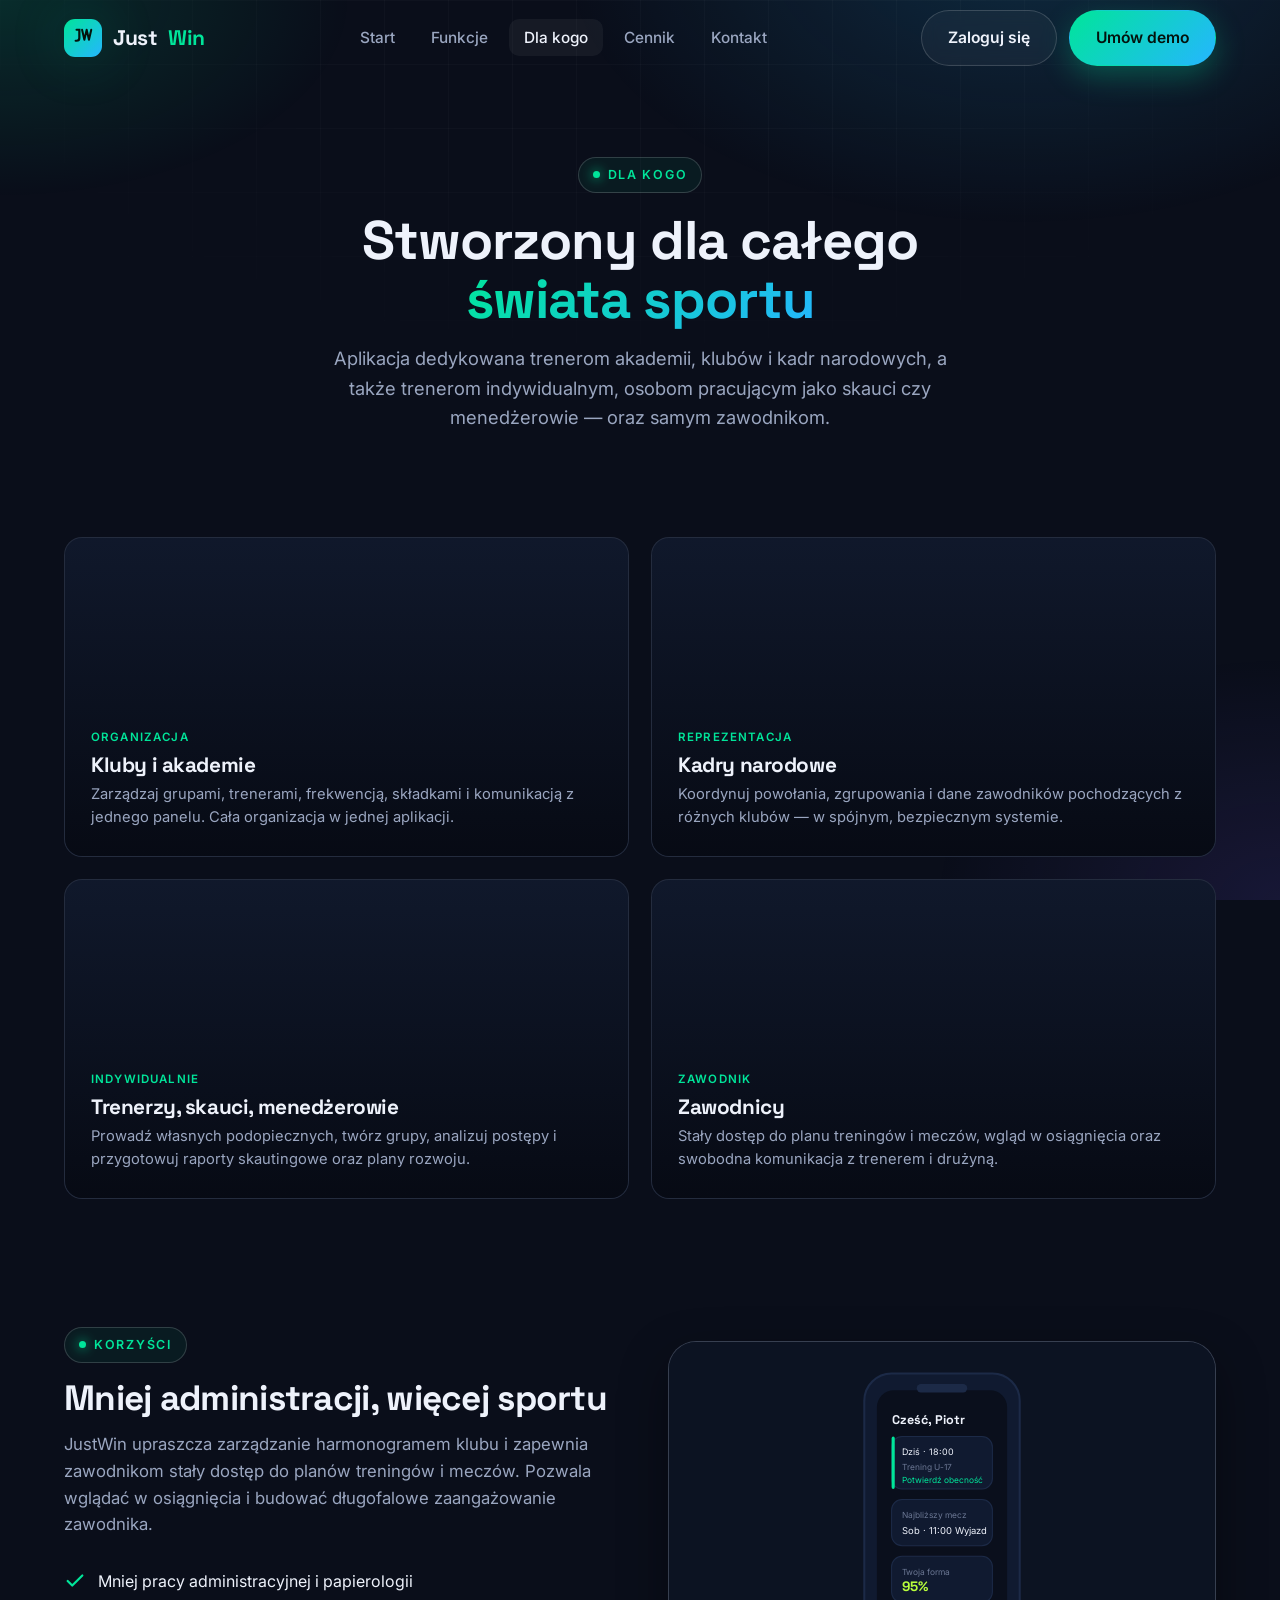
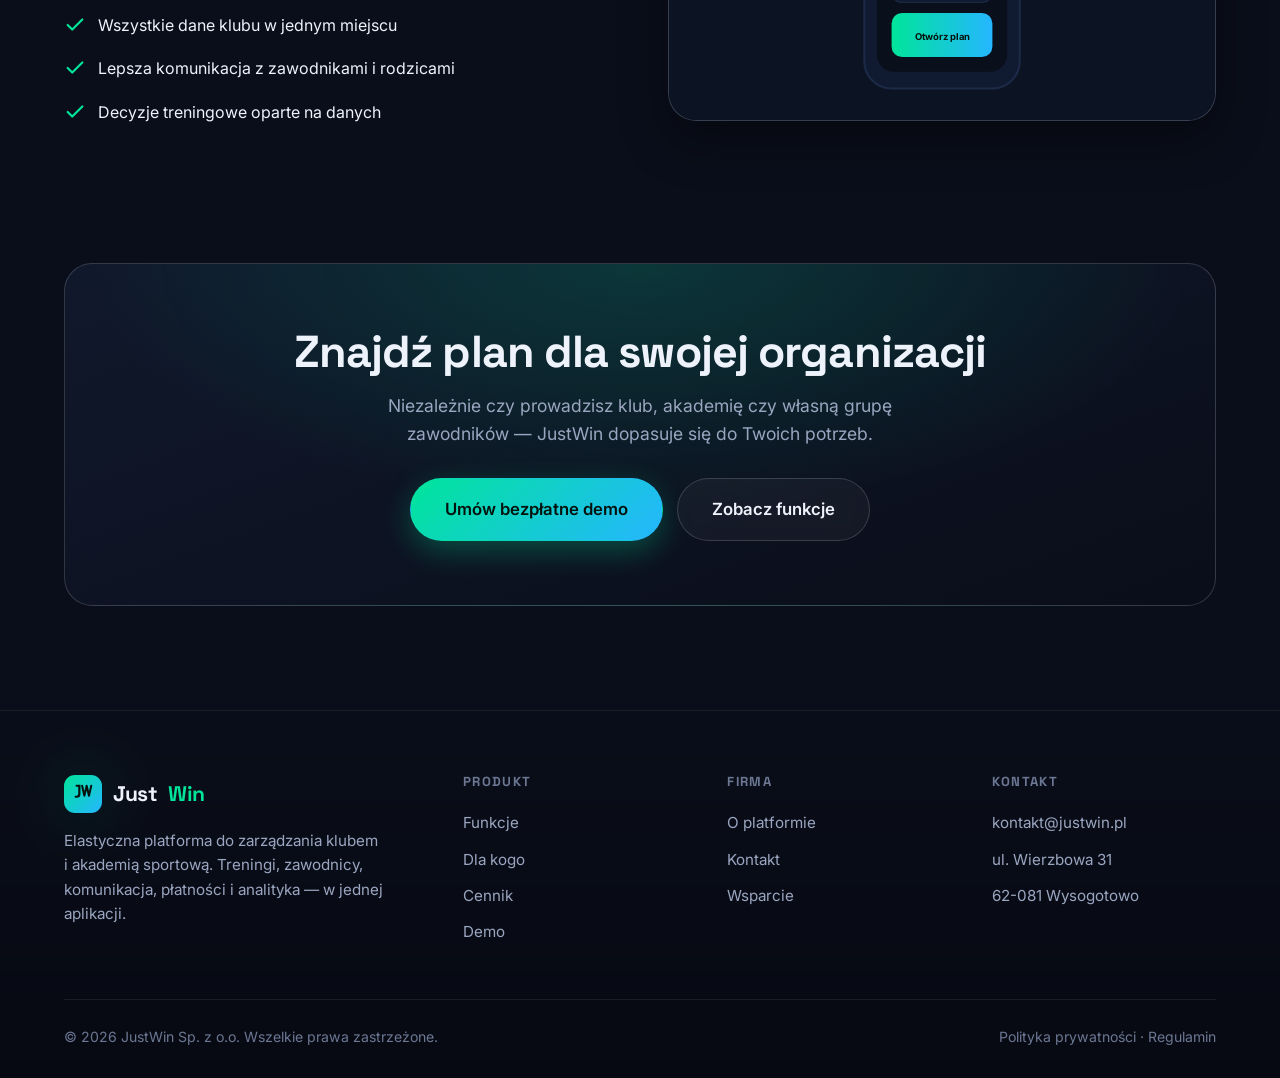
<file: dla-kogo.html>
<!DOCTYPE html>
<html lang="pl">
<head>
  <meta charset="UTF-8" />
  <meta name="viewport" content="width=device-width, initial-scale=1.0" />
  <title>Dla kogo — JustWin | Kluby, akademie, kadry i trenerzy</title>
  <meta name="description" content="JustWin jest dedykowany trenerom akademii, klubów i kadr narodowych, a także trenerom indywidualnym, skautom i menedżerom oraz zawodnikom." />
  <meta name="theme-color" content="#0a0e1a" />
  <link rel="icon" href="assets/img/favicon.svg" type="image/svg+xml" />
  <link rel="preconnect" href="https://fonts.googleapis.com" />
  <link rel="preconnect" href="https://fonts.gstatic.com" crossorigin />
  <link href="https://fonts.googleapis.com/css2?family=Inter:wght@400;500;600;700&family=Space+Grotesk:wght@500;600;700&display=swap" rel="stylesheet" />
  <link rel="stylesheet" href="assets/css/style.css" />
</head>
<body>
  <header class="site-header">
    <div class="container">
      <nav class="nav" aria-label="Główna nawigacja">
        <a href="index.html" class="brand" aria-label="JustWin — strona główna"><span class="mark" aria-hidden="true"><svg viewBox="0 0 24 24" fill="none"><path d="M5 3h3v9a3 3 0 0 1-3 3H4" stroke="#04130d" stroke-width="2.4" stroke-linecap="round"/><path d="M11 3l2.5 11L16 3M16 3l2.5 11L21 3" stroke="#04130d" stroke-width="2.2" stroke-linecap="round" stroke-linejoin="round"/></svg></span>Just<b>Win</b></a>
        <ul class="nav-links">
          <li><a href="index.html">Start</a></li>
          <li><a href="funkcje.html">Funkcje</a></li>
          <li><a href="dla-kogo.html" class="active">Dla kogo</a></li>
          <li><a href="cennik.html">Cennik</a></li>
          <li><a href="kontakt.html">Kontakt</a></li>
        </ul>
        <div class="nav-cta">
          <a href="kontakt.html" class="btn btn-ghost">Zaloguj się</a>
          <a href="kontakt.html" class="btn btn-primary">Umów demo</a>
          <button class="nav-toggle" aria-label="Otwórz menu" aria-expanded="false"><svg viewBox="0 0 24 24" fill="none"><path d="M4 7h16M4 12h16M4 17h16" stroke="currentColor" stroke-width="2" stroke-linecap="round"/></svg></button>
        </div>
      </nav>
    </div>
    <div class="mobile-menu">
      <a href="index.html">Start</a><a href="funkcje.html">Funkcje</a><a href="dla-kogo.html">Dla kogo</a><a href="cennik.html">Cennik</a><a href="kontakt.html">Kontakt</a>
      <a href="kontakt.html" class="btn btn-primary">Umów demo</a>
    </div>
  </header>

  <main>
    <section class="page-hero">
      <div class="container">
        <span class="eyebrow reveal">Dla kogo</span>
        <h1 class="reveal" data-delay="1">Stworzony dla całego<br /><span class="gradient-text">świata sportu</span></h1>
        <p class="reveal" data-delay="2">Aplikacja dedykowana trenerom akademii, klubów i kadr narodowych, a także trenerom indywidualnym, osobom pracującym jako skauci czy menedżerowie — oraz samym zawodnikom.</p>
      </div>
    </section>

    <section class="section section--tight">
      <div class="container">
        <div class="grid grid-2">
          <a href="kontakt.html" class="audience-card reveal" style="min-height:320px">
            <div class="photo" style="background-image:url('https://images.unsplash.com/photo-1431324155629-1a6deb1dec8d?auto=format&fit=crop&w=1000&q=70')"></div>
            <div class="body"><span class="tag">Organizacja</span><h3>Kluby i akademie</h3><p>Zarządzaj grupami, trenerami, frekwencją, składkami i komunikacją z jednego panelu. Cała organizacja w jednej aplikacji.</p></div>
          </a>
          <a href="kontakt.html" class="audience-card reveal" data-delay="1" style="min-height:320px">
            <div class="photo" style="background-image:url('https://images.unsplash.com/photo-1517649763962-0c623066013b?auto=format&fit=crop&w=1000&q=70')"></div>
            <div class="body"><span class="tag">Reprezentacja</span><h3>Kadry narodowe</h3><p>Koordynuj powołania, zgrupowania i dane zawodników pochodzących z różnych klubów — w spójnym, bezpiecznym systemie.</p></div>
          </a>
          <a href="kontakt.html" class="audience-card reveal" style="min-height:320px">
            <div class="photo" style="background-image:url('https://images.unsplash.com/photo-1526232761682-d26e03ac148e?auto=format&fit=crop&w=1000&q=70')"></div>
            <div class="body"><span class="tag">Indywidualnie</span><h3>Trenerzy, skauci, menedżerowie</h3><p>Prowadź własnych podopiecznych, twórz grupy, analizuj postępy i przygotowuj raporty skautingowe oraz plany rozwoju.</p></div>
          </a>
          <a href="kontakt.html" class="audience-card reveal" data-delay="1" style="min-height:320px">
            <div class="photo" style="background-image:url('https://images.unsplash.com/photo-1552674605-db6ffd4facb5?auto=format&fit=crop&w=1000&q=70')"></div>
            <div class="body"><span class="tag">Zawodnik</span><h3>Zawodnicy</h3><p>Stały dostęp do planu treningów i meczów, wgląd w osiągnięcia oraz swobodna komunikacja z trenerem i drużyną.</p></div>
          </a>
        </div>
      </div>
    </section>

    <section class="section section--tight">
      <div class="container">
        <div class="split">
          <div class="split-copy reveal">
            <span class="eyebrow">Korzyści</span>
            <h3>Mniej administracji, więcej sportu</h3>
            <p>JustWin upraszcza zarządzanie harmonogramem klubu i zapewnia zawodnikom stały dostęp do planów treningów i meczów. Pozwala wglądać w osiągnięcia i budować długofalowe zaangażowanie zawodnika.</p>
            <ul class="check-list">
              <li><svg viewBox="0 0 24 24" fill="none"><path d="M20 6L9 17l-5-5" stroke="currentColor" stroke-width="2.4" stroke-linecap="round" stroke-linejoin="round"/></svg>Mniej pracy administracyjnej i papierologii</li>
              <li><svg viewBox="0 0 24 24" fill="none"><path d="M20 6L9 17l-5-5" stroke="currentColor" stroke-width="2.4" stroke-linecap="round" stroke-linejoin="round"/></svg>Wszystkie dane klubu w jednym miejscu</li>
              <li><svg viewBox="0 0 24 24" fill="none"><path d="M20 6L9 17l-5-5" stroke="currentColor" stroke-width="2.4" stroke-linecap="round" stroke-linejoin="round"/></svg>Lepsza komunikacja z zawodnikami i rodzicami</li>
              <li><svg viewBox="0 0 24 24" fill="none"><path d="M20 6L9 17l-5-5" stroke="currentColor" stroke-width="2.4" stroke-linecap="round" stroke-linejoin="round"/></svg>Decyzje treningowe oparte na danych</li>
            </ul>
          </div>
          <div class="split-visual reveal" data-delay="1">
            <svg viewBox="0 0 520 360" role="img" aria-label="Aplikacja mobilna zawodnika">
              <rect width="520" height="360" fill="#0c1322"/>
              <rect x="186" y="30" width="148" height="300" rx="26" fill="#101a30" stroke="#1c2a47" stroke-width="2"/>
              <rect x="198" y="46" width="124" height="268" rx="16" fill="#0a0f1c"/>
              <rect x="236" y="40" width="48" height="8" rx="4" fill="#1c2a47"/>
              <text x="212" y="78" fill="#eef2fb" font-family="Space Grotesk" font-size="12" font-weight="700">Cześć, Piotr</text>
              <rect x="212" y="90" width="96" height="50" rx="10" fill="#101a30" stroke="#1c2a47"/><rect x="212" y="90" width="3" height="50" rx="2" fill="#00e59a"/><text x="222" y="108" fill="#eef2fb" font-family="Inter" font-size="8.5">Dziś · 18:00</text><text x="222" y="122" fill="#6b7793" font-family="Inter" font-size="8">Trening U-17</text><text x="222" y="134" fill="#00e59a" font-family="Inter" font-size="8">Potwierdź obecność</text>
              <rect x="212" y="150" width="96" height="44" rx="10" fill="#101a30" stroke="#1c2a47"/><text x="222" y="168" fill="#6b7793" font-family="Inter" font-size="8">Najbliższy mecz</text><text x="222" y="183" fill="#eef2fb" font-family="Inter" font-size="9">Sob · 11:00 Wyjazd</text>
              <rect x="212" y="204" width="96" height="44" rx="10" fill="#101a30" stroke="#1c2a47"/><text x="222" y="222" fill="#6b7793" font-family="Inter" font-size="8">Twoja forma</text><text x="222" y="237" fill="#b8ff3c" font-family="Space Grotesk" font-size="13" font-weight="700">95%</text>
              <rect x="212" y="258" width="96" height="42" rx="10" fill="url(#ag)"/><text x="234" y="284" fill="#04130d" font-family="Inter" font-size="9" font-weight="700">Otwórz plan</text>
              <defs><linearGradient id="ag" x1="0" y1="0" x2="1" y2="0"><stop offset="0" stop-color="#00e59a"/><stop offset="1" stop-color="#25b6ff"/></linearGradient></defs>
            </svg>
          </div>
        </div>
      </div>
    </section>

    <section class="section section--tight">
      <div class="container">
        <div class="cta-box reveal">
          <h2>Znajdź plan dla swojej organizacji</h2>
          <p>Niezależnie czy prowadzisz klub, akademię czy własną grupę zawodników — JustWin dopasuje się do Twoich potrzeb.</p>
          <div class="cta-actions"><a href="kontakt.html" class="btn btn-primary btn-lg">Umów bezpłatne demo</a><a href="funkcje.html" class="btn btn-ghost btn-lg">Zobacz funkcje</a></div>
        </div>
      </div>
    </section>
  </main>

  <footer class="site-footer">
    <div class="container">
      <div class="footer-grid">
        <div class="footer-about">
          <a href="index.html" class="brand"><span class="mark" aria-hidden="true"><svg viewBox="0 0 24 24" fill="none"><path d="M5 3h3v9a3 3 0 0 1-3 3H4" stroke="#04130d" stroke-width="2.4" stroke-linecap="round"/><path d="M11 3l2.5 11L16 3M16 3l2.5 11L21 3" stroke="#04130d" stroke-width="2.2" stroke-linecap="round" stroke-linejoin="round"/></svg></span>Just<b>Win</b></a>
          <p>Elastyczna platforma do zarządzania klubem i akademią sportową. Treningi, zawodnicy, komunikacja, płatności i analityka — w jednej aplikacji.</p>
        </div>
        <div class="footer-col"><h4>Produkt</h4><a href="funkcje.html">Funkcje</a><a href="dla-kogo.html">Dla kogo</a><a href="cennik.html">Cennik</a><a href="kontakt.html">Demo</a></div>
        <div class="footer-col"><h4>Firma</h4><a href="dla-kogo.html">O platformie</a><a href="kontakt.html">Kontakt</a><a href="kontakt.html">Wsparcie</a></div>
        <div class="footer-col"><h4>Kontakt</h4><a href="mailto:kontakt@justwin.pl">kontakt@justwin.pl</a><a href="#">ul. Wierzbowa 31</a><a href="#">62-081 Wysogotowo</a></div>
      </div>
      <div class="footer-bottom"><span>© <span data-year>2026</span> JustWin Sp. z o.o. Wszelkie prawa zastrzeżone.</span><span><a href="#">Polityka prywatności</a> · <a href="#">Regulamin</a></span></div>
    </div>
  </footer>
  <script src="assets/js/main.js"></script>
</body>
</html>
</file>
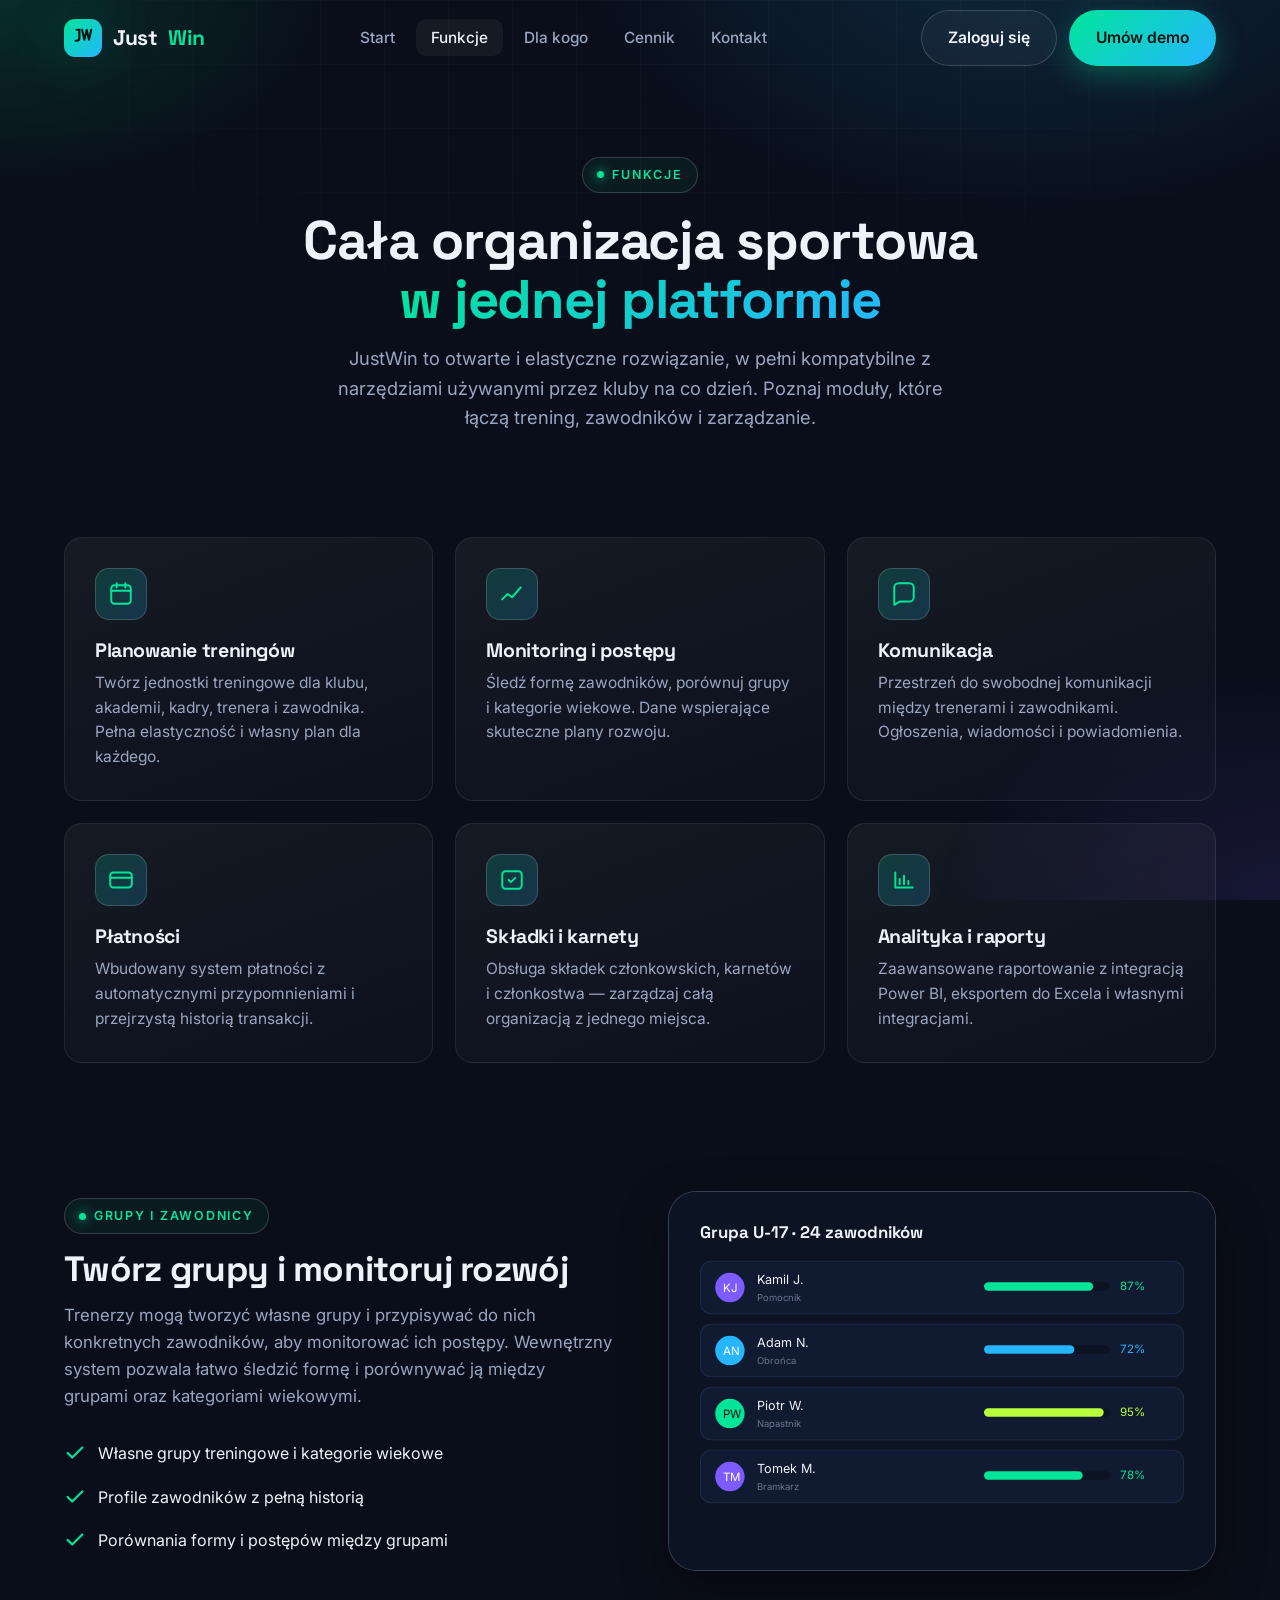
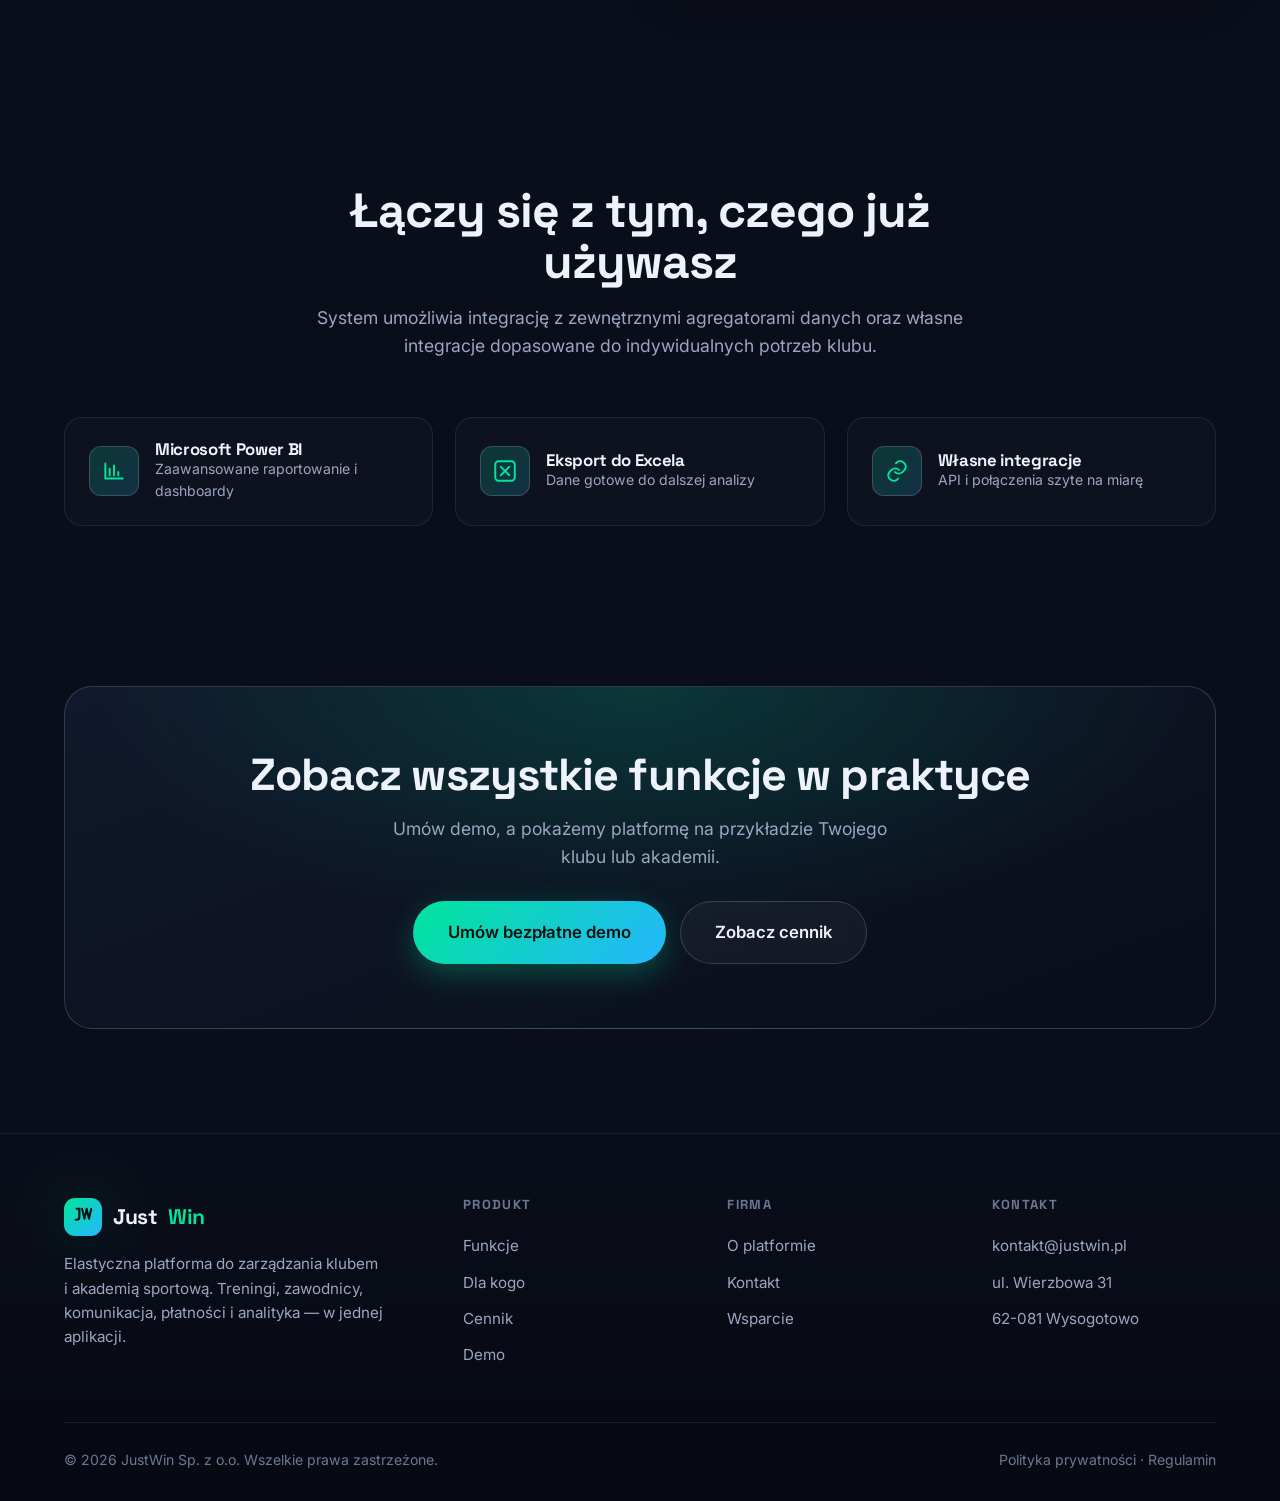
<file: funkcje.html>
<!DOCTYPE html>
<html lang="pl">
<head>
  <meta charset="UTF-8" />
  <meta name="viewport" content="width=device-width, initial-scale=1.0" />
  <title>Funkcje — JustWin | Treningi, monitoring, płatności i analityka</title>
  <meta name="description" content="Poznaj funkcje JustWin: planowanie treningów, monitoring zawodników, komunikacja, płatności i składki, karnety oraz integracja z Microsoft Power BI i Excel." />
  <meta name="theme-color" content="#0a0e1a" />
  <link rel="icon" href="assets/img/favicon.svg" type="image/svg+xml" />
  <link rel="preconnect" href="https://fonts.googleapis.com" />
  <link rel="preconnect" href="https://fonts.gstatic.com" crossorigin />
  <link href="https://fonts.googleapis.com/css2?family=Inter:wght@400;500;600;700&family=Space+Grotesk:wght@500;600;700&display=swap" rel="stylesheet" />
  <link rel="stylesheet" href="assets/css/style.css" />
</head>
<body>
  <header class="site-header">
    <div class="container">
      <nav class="nav" aria-label="Główna nawigacja">
        <a href="index.html" class="brand" aria-label="JustWin — strona główna">
          <span class="mark" aria-hidden="true"><svg viewBox="0 0 24 24" fill="none"><path d="M5 3h3v9a3 3 0 0 1-3 3H4" stroke="#04130d" stroke-width="2.4" stroke-linecap="round"/><path d="M11 3l2.5 11L16 3M16 3l2.5 11L21 3" stroke="#04130d" stroke-width="2.2" stroke-linecap="round" stroke-linejoin="round"/></svg></span>
          Just<b>Win</b>
        </a>
        <ul class="nav-links">
          <li><a href="index.html">Start</a></li>
          <li><a href="funkcje.html" class="active">Funkcje</a></li>
          <li><a href="dla-kogo.html">Dla kogo</a></li>
          <li><a href="cennik.html">Cennik</a></li>
          <li><a href="kontakt.html">Kontakt</a></li>
        </ul>
        <div class="nav-cta">
          <a href="kontakt.html" class="btn btn-ghost">Zaloguj się</a>
          <a href="kontakt.html" class="btn btn-primary">Umów demo</a>
          <button class="nav-toggle" aria-label="Otwórz menu" aria-expanded="false"><svg viewBox="0 0 24 24" fill="none"><path d="M4 7h16M4 12h16M4 17h16" stroke="currentColor" stroke-width="2" stroke-linecap="round"/></svg></button>
        </div>
      </nav>
    </div>
    <div class="mobile-menu">
      <a href="index.html">Start</a><a href="funkcje.html">Funkcje</a><a href="dla-kogo.html">Dla kogo</a><a href="cennik.html">Cennik</a><a href="kontakt.html">Kontakt</a>
      <a href="kontakt.html" class="btn btn-primary">Umów demo</a>
    </div>
  </header>

  <main>
    <section class="page-hero">
      <div class="container">
        <span class="eyebrow reveal">Funkcje</span>
        <h1 class="reveal" data-delay="1">Cała organizacja sportowa<br /><span class="gradient-text">w jednej platformie</span></h1>
        <p class="reveal" data-delay="2">JustWin to otwarte i elastyczne rozwiązanie, w pełni kompatybilne z narzędziami używanymi przez kluby na co dzień. Poznaj moduły, które łączą trening, zawodników i zarządzanie.</p>
      </div>
    </section>

    <section class="section section--tight">
      <div class="container">
        <div class="grid grid-3">
          <article class="card reveal"><span class="icon"><svg viewBox="0 0 24 24" fill="none"><rect x="3" y="4" width="18" height="17" rx="3" stroke="currentColor" stroke-width="1.8"/><path d="M3 9h18M8 2v4M16 2v4" stroke="currentColor" stroke-width="1.8" stroke-linecap="round"/></svg></span><h3>Planowanie treningów</h3><p>Twórz jednostki treningowe dla klubu, akademii, kadry, trenera i zawodnika. Pełna elastyczność i własny plan dla każdego.</p></article>
          <article class="card reveal" data-delay="1"><span class="icon"><svg viewBox="0 0 24 24" fill="none"><path d="M3 17l5-5 4 3 8-9" stroke="currentColor" stroke-width="1.8" stroke-linecap="round" stroke-linejoin="round"/></svg></span><h3>Monitoring i postępy</h3><p>Śledź formę zawodników, porównuj grupy i kategorie wiekowe. Dane wspierające skuteczne plany rozwoju.</p></article>
          <article class="card reveal" data-delay="2"><span class="icon"><svg viewBox="0 0 24 24" fill="none"><path d="M21 15a4 4 0 0 1-4 4H8l-5 3V6a4 4 0 0 1 4-4h10a4 4 0 0 1 4 4v9z" stroke="currentColor" stroke-width="1.8" stroke-linejoin="round"/></svg></span><h3>Komunikacja</h3><p>Przestrzeń do swobodnej komunikacji między trenerami i zawodnikami. Ogłoszenia, wiadomości i powiadomienia.</p></article>
          <article class="card reveal"><span class="icon"><svg viewBox="0 0 24 24" fill="none"><rect x="2" y="5" width="20" height="14" rx="3" stroke="currentColor" stroke-width="1.8"/><path d="M2 10h20" stroke="currentColor" stroke-width="1.8"/></svg></span><h3>Płatności</h3><p>Wbudowany system płatności z automatycznymi przypomnieniami i przejrzystą historią transakcji.</p></article>
          <article class="card reveal" data-delay="1"><span class="icon"><svg viewBox="0 0 24 24" fill="none"><path d="M9 12l2 2 4-4" stroke="currentColor" stroke-width="1.8" stroke-linecap="round" stroke-linejoin="round"/><rect x="3" y="4" width="18" height="16" rx="3" stroke="currentColor" stroke-width="1.8"/></svg></span><h3>Składki i karnety</h3><p>Obsługa składek członkowskich, karnetów i członkostwa — zarządzaj całą organizacją z jednego miejsca.</p></article>
          <article class="card reveal" data-delay="2"><span class="icon"><svg viewBox="0 0 24 24" fill="none"><path d="M4 19V5M4 19h16M8 16v-5M12 16V8M16 16v-3" stroke="currentColor" stroke-width="1.8" stroke-linecap="round" stroke-linejoin="round"/></svg></span><h3>Analityka i raporty</h3><p>Zaawansowane raportowanie z integracją Power BI, eksportem do Excela i własnymi integracjami.</p></article>
        </div>
      </div>
    </section>

    <section class="section section--tight">
      <div class="container">
        <div class="split">
          <div class="split-copy reveal">
            <span class="eyebrow">Grupy i zawodnicy</span>
            <h3>Twórz grupy i monitoruj rozwój</h3>
            <p>Trenerzy mogą tworzyć własne grupy i przypisywać do nich konkretnych zawodników, aby monitorować ich postępy. Wewnętrzny system pozwala łatwo śledzić formę i porównywać ją między grupami oraz kategoriami wiekowymi.</p>
            <ul class="check-list">
              <li><svg viewBox="0 0 24 24" fill="none"><path d="M20 6L9 17l-5-5" stroke="currentColor" stroke-width="2.4" stroke-linecap="round" stroke-linejoin="round"/></svg>Własne grupy treningowe i kategorie wiekowe</li>
              <li><svg viewBox="0 0 24 24" fill="none"><path d="M20 6L9 17l-5-5" stroke="currentColor" stroke-width="2.4" stroke-linecap="round" stroke-linejoin="round"/></svg>Profile zawodników z pełną historią</li>
              <li><svg viewBox="0 0 24 24" fill="none"><path d="M20 6L9 17l-5-5" stroke="currentColor" stroke-width="2.4" stroke-linecap="round" stroke-linejoin="round"/></svg>Porównania formy i postępów między grupami</li>
            </ul>
          </div>
          <div class="split-visual reveal" data-delay="1">
            <svg viewBox="0 0 520 360" role="img" aria-label="Lista zawodników">
              <rect width="520" height="360" fill="#0c1322"/>
              <text x="30" y="44" fill="#eef2fb" font-family="Space Grotesk" font-size="16" font-weight="700">Grupa U-17 · 24 zawodników</text>
              <g font-family="Inter">
                <!-- rows -->
                <g>
                  <rect x="30" y="66" width="460" height="50" rx="10" fill="#101a30" stroke="#1c2a47"/><circle cx="58" cy="91" r="14" fill="#7c5cff"/><text x="51" y="95" fill="#fff" font-size="11">KJ</text><text x="84" y="88" fill="#eef2fb" font-size="12">Kamil J.</text><text x="84" y="104" fill="#6b7793" font-size="9">Pomocnik</text><rect x="300" y="86" width="120" height="8" rx="4" fill="#0c1322"/><rect x="300" y="86" width="104" height="8" rx="4" fill="#00e59a"/><text x="430" y="93" fill="#00e59a" font-size="11">87%</text>
                </g>
                <g>
                  <rect x="30" y="126" width="460" height="50" rx="10" fill="#101a30" stroke="#1c2a47"/><circle cx="58" cy="151" r="14" fill="#25b6ff"/><text x="51" y="155" fill="#fff" font-size="11">AN</text><text x="84" y="148" fill="#eef2fb" font-size="12">Adam N.</text><text x="84" y="164" fill="#6b7793" font-size="9">Obrońca</text><rect x="300" y="146" width="120" height="8" rx="4" fill="#0c1322"/><rect x="300" y="146" width="86" height="8" rx="4" fill="#25b6ff"/><text x="430" y="153" fill="#25b6ff" font-size="11">72%</text>
                </g>
                <g>
                  <rect x="30" y="186" width="460" height="50" rx="10" fill="#101a30" stroke="#1c2a47"/><circle cx="58" cy="211" r="14" fill="#00e59a"/><text x="51" y="215" fill="#04130d" font-size="11">PW</text><text x="84" y="208" fill="#eef2fb" font-size="12">Piotr W.</text><text x="84" y="224" fill="#6b7793" font-size="9">Napastnik</text><rect x="300" y="206" width="120" height="8" rx="4" fill="#0c1322"/><rect x="300" y="206" width="114" height="8" rx="4" fill="#b8ff3c"/><text x="430" y="213" fill="#b8ff3c" font-size="11">95%</text>
                </g>
                <g>
                  <rect x="30" y="246" width="460" height="50" rx="10" fill="#101a30" stroke="#1c2a47"/><circle cx="58" cy="271" r="14" fill="#7c5cff"/><text x="51" y="275" fill="#fff" font-size="11">TM</text><text x="84" y="268" fill="#eef2fb" font-size="12">Tomek M.</text><text x="84" y="284" fill="#6b7793" font-size="9">Bramkarz</text><rect x="300" y="266" width="120" height="8" rx="4" fill="#0c1322"/><rect x="300" y="266" width="94" height="8" rx="4" fill="#00e59a"/><text x="430" y="273" fill="#00e59a" font-size="11">78%</text>
                </g>
              </g>
            </svg>
          </div>
        </div>
      </div>
    </section>

    <section class="section">
      <div class="container">
        <div class="section-head center">
          <span class="eyebrow reveal">Integracje</span>
          <h2 class="reveal" data-delay="1">Łączy się z tym, czego już używasz</h2>
          <p class="reveal" data-delay="2">System umożliwia integrację z zewnętrznymi agregatorami danych oraz własne integracje dopasowane do indywidualnych potrzeb klubu.</p>
        </div>
        <div class="grid grid-3">
          <div class="integration-card reveal"><span class="logo"><svg viewBox="0 0 24 24" fill="none"><path d="M4 19V5M4 19h16M8 16v-6M12 16V7M16 16v-3" stroke="currentColor" stroke-width="1.8" stroke-linecap="round" stroke-linejoin="round"/></svg></span><div><h4>Microsoft Power BI</h4><p>Zaawansowane raportowanie i dashboardy</p></div></div>
          <div class="integration-card reveal" data-delay="1"><span class="logo"><svg viewBox="0 0 24 24" fill="none"><rect x="3" y="3" width="18" height="18" rx="3" stroke="currentColor" stroke-width="1.8"/><path d="M8 8l8 8M16 8l-8 8" stroke="currentColor" stroke-width="1.8" stroke-linecap="round"/></svg></span><div><h4>Eksport do Excela</h4><p>Dane gotowe do dalszej analizy</p></div></div>
          <div class="integration-card reveal" data-delay="2"><span class="logo"><svg viewBox="0 0 24 24" fill="none"><path d="M10 13a5 5 0 0 0 7 0l2-2a5 5 0 0 0-7-7l-1 1" stroke="currentColor" stroke-width="1.8" stroke-linecap="round" stroke-linejoin="round"/><path d="M14 11a5 5 0 0 0-7 0l-2 2a5 5 0 0 0 7 7l1-1" stroke="currentColor" stroke-width="1.8" stroke-linecap="round" stroke-linejoin="round"/></svg></span><div><h4>Własne integracje</h4><p>API i połączenia szyte na miarę</p></div></div>
        </div>
      </div>
    </section>

    <section class="section section--tight">
      <div class="container">
        <div class="cta-box reveal">
          <h2>Zobacz wszystkie funkcje w praktyce</h2>
          <p>Umów demo, a pokażemy platformę na przykładzie Twojego klubu lub akademii.</p>
          <div class="cta-actions"><a href="kontakt.html" class="btn btn-primary btn-lg">Umów bezpłatne demo</a><a href="cennik.html" class="btn btn-ghost btn-lg">Zobacz cennik</a></div>
        </div>
      </div>
    </section>
  </main>

  <footer class="site-footer">
    <div class="container">
      <div class="footer-grid">
        <div class="footer-about">
          <a href="index.html" class="brand"><span class="mark" aria-hidden="true"><svg viewBox="0 0 24 24" fill="none"><path d="M5 3h3v9a3 3 0 0 1-3 3H4" stroke="#04130d" stroke-width="2.4" stroke-linecap="round"/><path d="M11 3l2.5 11L16 3M16 3l2.5 11L21 3" stroke="#04130d" stroke-width="2.2" stroke-linecap="round" stroke-linejoin="round"/></svg></span>Just<b>Win</b></a>
          <p>Elastyczna platforma do zarządzania klubem i akademią sportową. Treningi, zawodnicy, komunikacja, płatności i analityka — w jednej aplikacji.</p>
        </div>
        <div class="footer-col"><h4>Produkt</h4><a href="funkcje.html">Funkcje</a><a href="dla-kogo.html">Dla kogo</a><a href="cennik.html">Cennik</a><a href="kontakt.html">Demo</a></div>
        <div class="footer-col"><h4>Firma</h4><a href="dla-kogo.html">O platformie</a><a href="kontakt.html">Kontakt</a><a href="kontakt.html">Wsparcie</a></div>
        <div class="footer-col"><h4>Kontakt</h4><a href="mailto:kontakt@justwin.pl">kontakt@justwin.pl</a><a href="#">ul. Wierzbowa 31</a><a href="#">62-081 Wysogotowo</a></div>
      </div>
      <div class="footer-bottom"><span>© <span data-year>2026</span> JustWin Sp. z o.o. Wszelkie prawa zastrzeżone.</span><span><a href="#">Polityka prywatności</a> · <a href="#">Regulamin</a></span></div>
    </div>
  </footer>
  <script src="assets/js/main.js"></script>
</body>
</html>
</file>
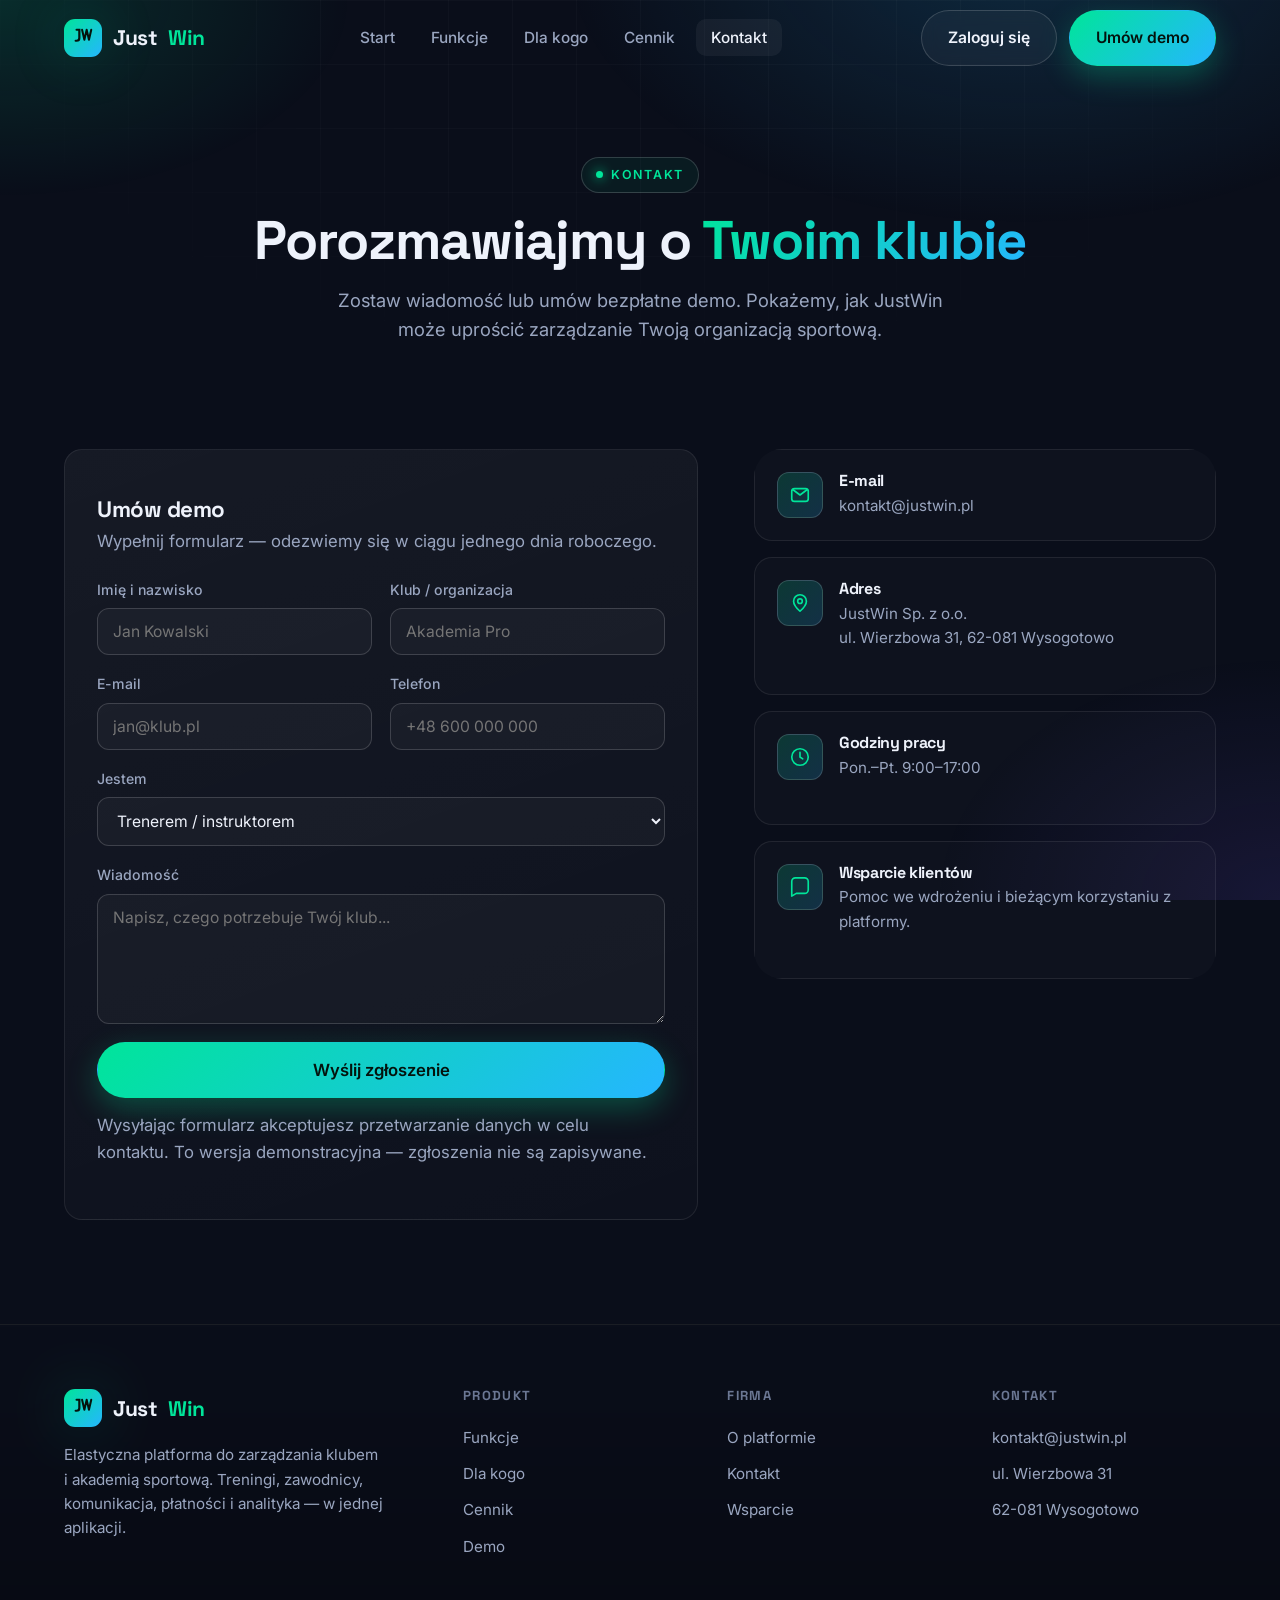
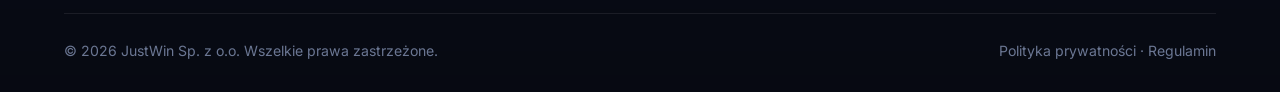
<file: kontakt.html>
<!DOCTYPE html>
<html lang="pl">
<head>
  <meta charset="UTF-8" />
  <meta name="viewport" content="width=device-width, initial-scale=1.0" />
  <title>Kontakt — JustWin | Umów bezpłatne demo</title>
  <meta name="description" content="Skontaktuj się z JustWin i umów bezpłatne demo platformy do zarządzania klubem sportowym. ul. Wierzbowa 31, 62-081 Wysogotowo." />
  <meta name="theme-color" content="#0a0e1a" />
  <link rel="icon" href="assets/img/favicon.svg" type="image/svg+xml" />
  <link rel="preconnect" href="https://fonts.googleapis.com" />
  <link rel="preconnect" href="https://fonts.gstatic.com" crossorigin />
  <link href="https://fonts.googleapis.com/css2?family=Inter:wght@400;500;600;700&family=Space+Grotesk:wght@500;600;700&display=swap" rel="stylesheet" />
  <link rel="stylesheet" href="assets/css/style.css" />
</head>
<body>
  <header class="site-header">
    <div class="container">
      <nav class="nav" aria-label="Główna nawigacja">
        <a href="index.html" class="brand" aria-label="JustWin — strona główna"><span class="mark" aria-hidden="true"><svg viewBox="0 0 24 24" fill="none"><path d="M5 3h3v9a3 3 0 0 1-3 3H4" stroke="#04130d" stroke-width="2.4" stroke-linecap="round"/><path d="M11 3l2.5 11L16 3M16 3l2.5 11L21 3" stroke="#04130d" stroke-width="2.2" stroke-linecap="round" stroke-linejoin="round"/></svg></span>Just<b>Win</b></a>
        <ul class="nav-links">
          <li><a href="index.html">Start</a></li>
          <li><a href="funkcje.html">Funkcje</a></li>
          <li><a href="dla-kogo.html">Dla kogo</a></li>
          <li><a href="cennik.html">Cennik</a></li>
          <li><a href="kontakt.html" class="active">Kontakt</a></li>
        </ul>
        <div class="nav-cta">
          <a href="kontakt.html" class="btn btn-ghost">Zaloguj się</a>
          <a href="#form" class="btn btn-primary">Umów demo</a>
          <button class="nav-toggle" aria-label="Otwórz menu" aria-expanded="false"><svg viewBox="0 0 24 24" fill="none"><path d="M4 7h16M4 12h16M4 17h16" stroke="currentColor" stroke-width="2" stroke-linecap="round"/></svg></button>
        </div>
      </nav>
    </div>
    <div class="mobile-menu">
      <a href="index.html">Start</a><a href="funkcje.html">Funkcje</a><a href="dla-kogo.html">Dla kogo</a><a href="cennik.html">Cennik</a><a href="kontakt.html">Kontakt</a>
      <a href="#form" class="btn btn-primary">Umów demo</a>
    </div>
  </header>

  <main>
    <section class="page-hero">
      <div class="container">
        <span class="eyebrow reveal">Kontakt</span>
        <h1 class="reveal" data-delay="1">Porozmawiajmy o <span class="gradient-text">Twoim klubie</span></h1>
        <p class="reveal" data-delay="2">Zostaw wiadomość lub umów bezpłatne demo. Pokażemy, jak JustWin może uprościć zarządzanie Twoją organizacją sportową.</p>
      </div>
    </section>

    <section class="section section--tight">
      <div class="container">
        <div class="split" style="align-items:flex-start">
          <div class="split-copy reveal" id="form">
            <div class="card" style="padding:32px">
              <h3 style="font-size:1.4rem;margin-bottom:6px">Umów demo</h3>
              <p style="color:var(--text-muted);margin-bottom:24px">Wypełnij formularz — odezwiemy się w ciągu jednego dnia roboczego.</p>
              <form data-demo-form novalidate>
                <div class="form-grid">
                  <div class="field"><label for="name">Imię i nazwisko</label><input id="name" name="name" type="text" required placeholder="Jan Kowalski" /></div>
                  <div class="field"><label for="org">Klub / organizacja</label><input id="org" name="org" type="text" placeholder="Akademia Pro" /></div>
                  <div class="field"><label for="email">E-mail</label><input id="email" name="email" type="email" required placeholder="jan@klub.pl" /></div>
                  <div class="field"><label for="phone">Telefon</label><input id="phone" name="phone" type="tel" placeholder="+48 600 000 000" /></div>
                  <div class="field full"><label for="role">Jestem</label>
                    <select id="role" name="role">
                      <option>Trenerem / instruktorem</option>
                      <option>Przedstawicielem klubu / akademii</option>
                      <option>Przedstawicielem kadry / związku</option>
                      <option>Skautem / menedżerem</option>
                      <option>Zawodnikiem</option>
                    </select>
                  </div>
                  <div class="field full"><label for="msg">Wiadomość</label><textarea id="msg" name="msg" placeholder="Napisz, czego potrzebuje Twój klub..."></textarea></div>
                </div>
                <div style="display:flex;flex-direction:column;gap:14px;margin-top:18px">
                  <div class="form-success"><svg viewBox="0 0 24 24" fill="none"><path d="M20 6L9 17l-5-5" stroke="currentColor" stroke-width="2.4" stroke-linecap="round" stroke-linejoin="round"/></svg>Dziękujemy! Wiadomość została wysłana — odezwiemy się wkrótce.</div>
                  <button type="submit" class="btn btn-primary btn-lg">Wyślij zgłoszenie</button>
                  <p class="form-note">Wysyłając formularz akceptujesz przetwarzanie danych w celu kontaktu. To wersja demonstracyjna — zgłoszenia nie są zapisywane.</p>
                </div>
              </form>
            </div>
          </div>

          <div class="split-visual reveal" data-delay="1" style="background:transparent;border:none;box-shadow:none">
            <div style="display:flex;flex-direction:column;gap:16px">
              <div class="info-card"><span class="ic"><svg viewBox="0 0 24 24" fill="none"><path d="M4 6l8 6 8-6" stroke="currentColor" stroke-width="1.8" stroke-linecap="round" stroke-linejoin="round"/><rect x="3" y="5" width="18" height="14" rx="3" stroke="currentColor" stroke-width="1.8"/></svg></span><div><h4>E-mail</h4><a href="mailto:kontakt@justwin.pl">kontakt@justwin.pl</a></div></div>
              <div class="info-card"><span class="ic"><svg viewBox="0 0 24 24" fill="none"><path d="M12 21s-7-6.3-7-11a7 7 0 0 1 14 0c0 4.7-7 11-7 11z" stroke="currentColor" stroke-width="1.8" stroke-linejoin="round"/><circle cx="12" cy="10" r="2.5" stroke="currentColor" stroke-width="1.8"/></svg></span><div><h4>Adres</h4><p>JustWin Sp. z o.o.<br />ul. Wierzbowa 31, 62-081 Wysogotowo</p></div></div>
              <div class="info-card"><span class="ic"><svg viewBox="0 0 24 24" fill="none"><circle cx="12" cy="12" r="9" stroke="currentColor" stroke-width="1.8"/><path d="M12 7v5l3 2" stroke="currentColor" stroke-width="1.8" stroke-linecap="round" stroke-linejoin="round"/></svg></span><div><h4>Godziny pracy</h4><p>Pon.–Pt. 9:00–17:00</p></div></div>
              <div class="info-card"><span class="ic"><svg viewBox="0 0 24 24" fill="none"><path d="M21 15a4 4 0 0 1-4 4H8l-5 3V6a4 4 0 0 1 4-4h10a4 4 0 0 1 4 4v9z" stroke="currentColor" stroke-width="1.8" stroke-linejoin="round"/></svg></span><div><h4>Wsparcie klientów</h4><p>Pomoc we wdrożeniu i bieżącym korzystaniu z platformy.</p></div></div>
            </div>
          </div>
        </div>
      </div>
    </section>
  </main>

  <footer class="site-footer">
    <div class="container">
      <div class="footer-grid">
        <div class="footer-about">
          <a href="index.html" class="brand"><span class="mark" aria-hidden="true"><svg viewBox="0 0 24 24" fill="none"><path d="M5 3h3v9a3 3 0 0 1-3 3H4" stroke="#04130d" stroke-width="2.4" stroke-linecap="round"/><path d="M11 3l2.5 11L16 3M16 3l2.5 11L21 3" stroke="#04130d" stroke-width="2.2" stroke-linecap="round" stroke-linejoin="round"/></svg></span>Just<b>Win</b></a>
          <p>Elastyczna platforma do zarządzania klubem i akademią sportową. Treningi, zawodnicy, komunikacja, płatności i analityka — w jednej aplikacji.</p>
        </div>
        <div class="footer-col"><h4>Produkt</h4><a href="funkcje.html">Funkcje</a><a href="dla-kogo.html">Dla kogo</a><a href="cennik.html">Cennik</a><a href="kontakt.html">Demo</a></div>
        <div class="footer-col"><h4>Firma</h4><a href="dla-kogo.html">O platformie</a><a href="kontakt.html">Kontakt</a><a href="kontakt.html">Wsparcie</a></div>
        <div class="footer-col"><h4>Kontakt</h4><a href="mailto:kontakt@justwin.pl">kontakt@justwin.pl</a><a href="#">ul. Wierzbowa 31</a><a href="#">62-081 Wysogotowo</a></div>
      </div>
      <div class="footer-bottom"><span>© <span data-year>2026</span> JustWin Sp. z o.o. Wszelkie prawa zastrzeżone.</span><span><a href="#">Polityka prywatności</a> · <a href="#">Regulamin</a></span></div>
    </div>
  </footer>
  <script src="assets/js/main.js"></script>
</body>
</html>
</file>
<file: assets/css/style.css>
/* ==========================================================================
   JustWin — Platforma do zarządzania klubem sportowym
   Design system & global styles
   ========================================================================== */

:root {
  /* Brand palette */
  --ink-900: #060912;
  --ink-800: #0a0e1a;
  --ink-700: #0f1524;
  --surface: #111a2e;
  --surface-2: #16213a;
  --line: rgba(255, 255, 255, 0.08);
  --line-strong: rgba(255, 255, 255, 0.16);

  --text: #eef2fb;
  --text-muted: #9aa6c0;
  --text-dim: #6b7793;

  --green: #00e59a;
  --cyan: #25b6ff;
  --violet: #7c5cff;
  --lime: #b8ff3c;

  --grad-brand: linear-gradient(135deg, #00e59a 0%, #25b6ff 100%);
  --grad-brand-soft: linear-gradient(135deg, rgba(0, 229, 154, 0.18), rgba(37, 182, 255, 0.18));
  --grad-violet: linear-gradient(135deg, #7c5cff 0%, #25b6ff 100%);

  --shadow-sm: 0 4px 16px rgba(0, 0, 0, 0.25);
  --shadow-md: 0 18px 48px rgba(0, 0, 0, 0.38);
  --shadow-glow: 0 0 60px rgba(0, 229, 154, 0.18);

  --radius-sm: 12px;
  --radius: 18px;
  --radius-lg: 28px;
  --maxw: 1200px;

  --ease: cubic-bezier(0.16, 1, 0.3, 1);

  --font-body: 'Inter', system-ui, -apple-system, 'Segoe UI', Roboto, sans-serif;
  --font-display: 'Space Grotesk', var(--font-body);
}

/* Reset ------------------------------------------------------------------ */
*,
*::before,
*::after { box-sizing: border-box; }

* { margin: 0; }

html {
  scroll-behavior: smooth;
  -webkit-text-size-adjust: 100%;
}

body {
  font-family: var(--font-body);
  background: var(--ink-800);
  color: var(--text);
  line-height: 1.6;
  font-size: 16px;
  -webkit-font-smoothing: antialiased;
  overflow-x: hidden;
}

img { display: block; max-width: 100%; }
a { color: inherit; text-decoration: none; }
button { font-family: inherit; cursor: pointer; }
ul { list-style: none; padding: 0; }

::selection { background: rgba(0, 229, 154, 0.3); color: #fff; }

/* Backdrop atmosphere ---------------------------------------------------- */
body::before {
  content: "";
  position: fixed;
  inset: 0;
  z-index: -2;
  background:
    radial-gradient(60% 50% at 80% -5%, rgba(37, 182, 255, 0.16), transparent 60%),
    radial-gradient(50% 40% at 0% 0%, rgba(0, 229, 154, 0.14), transparent 55%),
    radial-gradient(45% 45% at 100% 100%, rgba(124, 92, 255, 0.12), transparent 60%);
  pointer-events: none;
}

body::after {
  content: "";
  position: fixed;
  inset: 0;
  z-index: -1;
  background-image:
    linear-gradient(rgba(255, 255, 255, 0.025) 1px, transparent 1px),
    linear-gradient(90deg, rgba(255, 255, 255, 0.025) 1px, transparent 1px);
  background-size: 64px 64px;
  mask-image: radial-gradient(ellipse 80% 60% at 50% 0%, #000 30%, transparent 75%);
  pointer-events: none;
}

/* Layout ----------------------------------------------------------------- */
.container {
  width: 100%;
  max-width: var(--maxw);
  margin-inline: auto;
  padding-inline: 24px;
}

.section { padding: 96px 0; position: relative; }
.section--tight { padding: 64px 0; }

.eyebrow {
  display: inline-flex;
  align-items: center;
  gap: 8px;
  font-size: 0.78rem;
  font-weight: 600;
  letter-spacing: 0.14em;
  text-transform: uppercase;
  color: var(--green);
  padding: 7px 14px;
  border: 1px solid var(--line-strong);
  border-radius: 999px;
  background: rgba(0, 229, 154, 0.06);
}
.eyebrow::before {
  content: "";
  width: 7px; height: 7px;
  border-radius: 50%;
  background: var(--green);
  box-shadow: 0 0 12px var(--green);
}

h1, h2, h3, h4 {
  font-family: var(--font-display);
  font-weight: 700;
  line-height: 1.08;
  letter-spacing: -0.02em;
}

.section-head { max-width: 720px; margin-bottom: 56px; }
.section-head.center { margin-inline: auto; text-align: center; }

.section-head h2 {
  font-size: clamp(1.9rem, 4vw, 3rem);
  margin: 18px 0 16px;
}
.section-head p {
  font-size: 1.1rem;
  color: var(--text-muted);
}

.gradient-text {
  background: var(--grad-brand);
  -webkit-background-clip: text;
  background-clip: text;
  color: transparent;
}

/* Buttons ---------------------------------------------------------------- */
.btn {
  display: inline-flex;
  align-items: center;
  justify-content: center;
  gap: 10px;
  font-weight: 600;
  font-size: 0.98rem;
  padding: 14px 26px;
  border-radius: 999px;
  border: 1px solid transparent;
  transition: transform 0.25s var(--ease), box-shadow 0.25s var(--ease), background 0.25s;
  white-space: nowrap;
}
.btn svg { width: 18px; height: 18px; }
.btn-primary {
  background: var(--grad-brand);
  color: #04130d;
  box-shadow: 0 10px 30px rgba(0, 229, 154, 0.28);
}
.btn-primary:hover { transform: translateY(-3px); box-shadow: 0 16px 40px rgba(0, 229, 154, 0.42); }
.btn-ghost {
  background: rgba(255, 255, 255, 0.04);
  border-color: var(--line-strong);
  color: var(--text);
  backdrop-filter: blur(8px);
}
.btn-ghost:hover { transform: translateY(-3px); border-color: var(--green); background: rgba(0, 229, 154, 0.08); }
.btn-lg { padding: 17px 34px; font-size: 1.05rem; }

/* Header ----------------------------------------------------------------- */
.site-header {
  position: sticky;
  top: 0;
  z-index: 100;
  transition: background 0.3s, border-color 0.3s, backdrop-filter 0.3s;
  border-bottom: 1px solid transparent;
}
.site-header.scrolled {
  background: rgba(8, 12, 22, 0.82);
  backdrop-filter: blur(18px) saturate(140%);
  border-bottom-color: var(--line);
}
.nav {
  display: flex;
  align-items: center;
  justify-content: space-between;
  height: 76px;
  gap: 24px;
}
.brand {
  display: flex;
  align-items: center;
  gap: 11px;
  font-family: var(--font-display);
  font-weight: 700;
  font-size: 1.32rem;
  letter-spacing: -0.02em;
}
.brand .mark {
  width: 38px; height: 38px;
  display: grid; place-items: center;
  border-radius: 11px;
  background: var(--grad-brand);
  box-shadow: var(--shadow-glow);
}
.brand .mark svg { width: 22px; height: 22px; }
.brand b { color: var(--green); font-weight: 700; }

.nav-links {
  display: flex;
  align-items: center;
  gap: 6px;
}
.nav-links a {
  padding: 9px 15px;
  border-radius: 10px;
  font-size: 0.96rem;
  font-weight: 500;
  color: var(--text-muted);
  transition: color 0.2s, background 0.2s;
}
.nav-links a:hover,
.nav-links a.active { color: var(--text); background: rgba(255, 255, 255, 0.05); }

.nav-cta { display: flex; align-items: center; gap: 12px; }

.nav-toggle {
  display: none;
  background: none;
  border: 1px solid var(--line-strong);
  border-radius: 10px;
  width: 44px; height: 44px;
  color: var(--text);
}
.nav-toggle svg { width: 22px; height: 22px; }

/* Hero ------------------------------------------------------------------- */
.hero { padding: 72px 0 60px; position: relative; }
.hero-grid {
  display: grid;
  grid-template-columns: 1.05fr 0.95fr;
  gap: 56px;
  align-items: center;
}
.hero h1 {
  font-size: clamp(2.5rem, 5.4vw, 4.1rem);
  margin: 22px 0 20px;
}
.hero p.lead {
  font-size: 1.18rem;
  color: var(--text-muted);
  max-width: 540px;
  margin-bottom: 32px;
}
.hero-actions { display: flex; gap: 14px; flex-wrap: wrap; margin-bottom: 36px; }
.hero-meta {
  display: flex;
  gap: 28px;
  flex-wrap: wrap;
  padding-top: 28px;
  border-top: 1px solid var(--line);
}
.hero-meta .stat strong {
  font-family: var(--font-display);
  font-size: 1.7rem;
  display: block;
  background: var(--grad-brand);
  -webkit-background-clip: text; background-clip: text; color: transparent;
}
.hero-meta .stat span { font-size: 0.88rem; color: var(--text-dim); }

/* App mockup ------------------------------------------------------------- */
.mockup {
  position: relative;
  border-radius: var(--radius-lg);
  padding: 16px;
  background: linear-gradient(160deg, rgba(255, 255, 255, 0.08), rgba(255, 255, 255, 0.02));
  border: 1px solid var(--line-strong);
  box-shadow: var(--shadow-md);
  backdrop-filter: blur(10px);
}
.mockup-glow {
  position: absolute;
  inset: -2px;
  border-radius: var(--radius-lg);
  background: var(--grad-brand);
  filter: blur(40px);
  opacity: 0.22;
  z-index: -1;
}
.mockup-bar {
  display: flex; align-items: center; gap: 8px;
  padding: 4px 6px 14px;
}
.mockup-bar i { width: 11px; height: 11px; border-radius: 50%; display: block; }
.mockup-bar i:nth-child(1) { background: #ff5f57; }
.mockup-bar i:nth-child(2) { background: #febc2e; }
.mockup-bar i:nth-child(3) { background: #28c840; }
.mockup-bar span { margin-left: auto; font-size: 0.72rem; color: var(--text-dim); }
.mockup-screen {
  border-radius: var(--radius);
  overflow: hidden;
  background: var(--ink-900);
  border: 1px solid var(--line);
}
.mockup-screen svg { width: 100%; height: auto; display: block; }

.floating-card {
  position: absolute;
  background: rgba(17, 26, 46, 0.92);
  border: 1px solid var(--line-strong);
  border-radius: 14px;
  padding: 12px 16px;
  box-shadow: var(--shadow-md);
  backdrop-filter: blur(12px);
  display: flex; align-items: center; gap: 12px;
  animation: float 5s ease-in-out infinite;
}
.floating-card .ic {
  width: 38px; height: 38px; border-radius: 10px;
  display: grid; place-items: center; flex-shrink: 0;
}
.floating-card small { display: block; color: var(--text-dim); font-size: 0.72rem; }
.floating-card strong { font-size: 1rem; font-family: var(--font-display); }
.fc-1 { top: 24px; left: -28px; }
.fc-2 { bottom: 40px; right: -26px; animation-delay: 1.5s; }
@keyframes float { 0%,100% { transform: translateY(0); } 50% { transform: translateY(-12px); } }

/* Logos / trust ---------------------------------------------------------- */
.trust { padding: 36px 0; border-top: 1px solid var(--line); border-bottom: 1px solid var(--line); }
.trust p { text-align: center; color: var(--text-dim); font-size: 0.84rem; letter-spacing: 0.1em; text-transform: uppercase; margin-bottom: 22px; }
.trust-row { display: flex; flex-wrap: wrap; justify-content: center; gap: 18px 48px; align-items: center; }
.trust-row span {
  font-family: var(--font-display);
  font-weight: 700;
  font-size: 1.2rem;
  color: var(--text-muted);
  opacity: 0.7;
  display: flex; align-items: center; gap: 8px;
  transition: opacity 0.2s, color 0.2s;
}
.trust-row span:hover { opacity: 1; color: var(--text); }
.trust-row svg { width: 22px; height: 22px; color: var(--green); }

/* Feature cards ---------------------------------------------------------- */
.grid { display: grid; gap: 22px; }
.grid-3 { grid-template-columns: repeat(3, 1fr); }
.grid-2 { grid-template-columns: repeat(2, 1fr); }

.card {
  position: relative;
  background: linear-gradient(160deg, rgba(255, 255, 255, 0.05), rgba(255, 255, 255, 0.015));
  border: 1px solid var(--line);
  border-radius: var(--radius);
  padding: 30px;
  transition: transform 0.35s var(--ease), border-color 0.3s, box-shadow 0.35s;
  overflow: hidden;
}
.card::after {
  content: "";
  position: absolute;
  top: 0; left: 0; right: 0; height: 2px;
  background: var(--grad-brand);
  transform: scaleX(0);
  transform-origin: left;
  transition: transform 0.4s var(--ease);
}
.card:hover { transform: translateY(-6px); border-color: var(--line-strong); box-shadow: var(--shadow-md); }
.card:hover::after { transform: scaleX(1); }
.card .icon {
  width: 52px; height: 52px;
  border-radius: 14px;
  display: grid; place-items: center;
  margin-bottom: 20px;
  background: var(--grad-brand-soft);
  border: 1px solid var(--line-strong);
  color: var(--green);
}
.card .icon svg { width: 26px; height: 26px; }
.card h3 { font-size: 1.22rem; margin-bottom: 10px; }
.card p { color: var(--text-muted); font-size: 0.97rem; }

/* Audience / for-whom ---------------------------------------------------- */
.audience-card {
  position: relative;
  border-radius: var(--radius);
  overflow: hidden;
  border: 1px solid var(--line);
  min-height: 280px;
  display: flex;
  align-items: flex-end;
  padding: 26px;
  transition: transform 0.4s var(--ease), border-color 0.3s;
  background: var(--surface);
}
.audience-card:hover { transform: translateY(-6px); border-color: var(--line-strong); }
.audience-card .photo {
  position: absolute; inset: 0; z-index: 0;
  background-size: cover; background-position: center;
  opacity: 0.5;
  transition: transform 0.6s var(--ease), opacity 0.4s;
}
.audience-card:hover .photo { transform: scale(1.06); opacity: 0.62; }
.audience-card::before {
  content: ""; position: absolute; inset: 0; z-index: 1;
  background: linear-gradient(180deg, rgba(6, 9, 18, 0.1) 0%, rgba(6, 9, 18, 0.92) 100%);
}
.audience-card .body { position: relative; z-index: 2; }
.audience-card .tag {
  display: inline-block;
  font-size: 0.72rem; font-weight: 600; letter-spacing: 0.1em; text-transform: uppercase;
  color: var(--green); margin-bottom: 8px;
}
.audience-card h3 { font-size: 1.3rem; margin-bottom: 6px; }
.audience-card p { color: var(--text-muted); font-size: 0.92rem; }

/* Split / feature rows --------------------------------------------------- */
.split {
  display: grid;
  grid-template-columns: 1fr 1fr;
  gap: 56px;
  align-items: center;
}
.split + .split { margin-top: 96px; }
.split.reverse .split-visual { order: -1; }
.split h3 { font-size: clamp(1.6rem, 3vw, 2.2rem); margin: 16px 0 14px; }
.split p { color: var(--text-muted); font-size: 1.05rem; margin-bottom: 22px; }
.check-list li {
  display: flex; align-items: flex-start; gap: 12px;
  padding: 9px 0;
  color: var(--text);
}
.check-list li svg { width: 22px; height: 22px; color: var(--green); flex-shrink: 0; margin-top: 1px; }
.split-visual {
  position: relative;
  border-radius: var(--radius-lg);
  overflow: hidden;
  border: 1px solid var(--line-strong);
  box-shadow: var(--shadow-md);
  background: var(--surface);
}
.split-visual svg { width: 100%; height: auto; display: block; }

/* Stats band ------------------------------------------------------------- */
.stats-band {
  background: linear-gradient(135deg, rgba(0, 229, 154, 0.08), rgba(37, 182, 255, 0.08));
  border: 1px solid var(--line-strong);
  border-radius: var(--radius-lg);
  padding: 48px;
}
.stats-grid { display: grid; grid-template-columns: repeat(4, 1fr); gap: 28px; text-align: center; }
.stats-grid .num {
  font-family: var(--font-display);
  font-size: clamp(2.2rem, 4vw, 3rem);
  font-weight: 700;
  background: var(--grad-brand);
  -webkit-background-clip: text; background-clip: text; color: transparent;
}
.stats-grid .lbl { color: var(--text-muted); font-size: 0.95rem; margin-top: 4px; }

/* Process / steps -------------------------------------------------------- */
.steps { display: grid; grid-template-columns: repeat(3, 1fr); gap: 22px; counter-reset: step; }
.step {
  position: relative;
  padding: 32px 26px;
  border: 1px solid var(--line);
  border-radius: var(--radius);
  background: rgba(255, 255, 255, 0.02);
}
.step .num {
  font-family: var(--font-display);
  font-size: 2.4rem; font-weight: 700;
  color: rgba(255, 255, 255, 0.1);
  line-height: 1;
}
.step h3 { font-size: 1.18rem; margin: 12px 0 8px; }
.step p { color: var(--text-muted); font-size: 0.95rem; }

/* Integrations ----------------------------------------------------------- */
.integration-card {
  display: flex; align-items: center; gap: 16px;
  padding: 22px 24px;
  border: 1px solid var(--line);
  border-radius: var(--radius);
  background: rgba(255, 255, 255, 0.02);
  transition: border-color 0.3s, transform 0.3s;
}
.integration-card:hover { border-color: var(--line-strong); transform: translateY(-4px); }
.integration-card .logo {
  width: 50px; height: 50px; border-radius: 12px; flex-shrink: 0;
  display: grid; place-items: center;
  background: var(--grad-brand-soft); border: 1px solid var(--line-strong);
  color: var(--green);
}
.integration-card .logo svg { width: 26px; height: 26px; }
.integration-card h4 { font-size: 1.05rem; }
.integration-card p { font-size: 0.88rem; color: var(--text-muted); }

/* Quote / testimonial ---------------------------------------------------- */
.quote {
  max-width: 880px; margin-inline: auto; text-align: center;
}
.quote blockquote {
  font-family: var(--font-display);
  font-size: clamp(1.4rem, 3vw, 2.1rem);
  line-height: 1.32;
  letter-spacing: -0.01em;
  margin-bottom: 28px;
}
.quote .author { display: flex; align-items: center; justify-content: center; gap: 14px; }
.quote .avatar {
  width: 50px; height: 50px; border-radius: 50%;
  background: var(--grad-violet);
  display: grid; place-items: center;
  font-family: var(--font-display); font-weight: 700; color: #fff;
}
.quote .author .meta { text-align: left; }
.quote .author strong { display: block; }
.quote .author span { color: var(--text-dim); font-size: 0.88rem; }

/* CTA -------------------------------------------------------------------- */
.cta-box {
  position: relative;
  border-radius: var(--radius-lg);
  padding: 64px 48px;
  text-align: center;
  overflow: hidden;
  border: 1px solid var(--line-strong);
  background:
    radial-gradient(80% 120% at 50% 0%, rgba(0, 229, 154, 0.16), transparent 60%),
    linear-gradient(160deg, rgba(17, 26, 46, 0.9), rgba(10, 14, 26, 0.9));
}
.cta-box h2 { font-size: clamp(1.9rem, 4vw, 2.8rem); margin-bottom: 16px; }
.cta-box p { color: var(--text-muted); font-size: 1.1rem; max-width: 540px; margin: 0 auto 30px; }
.cta-actions { display: flex; gap: 14px; justify-content: center; flex-wrap: wrap; }

/* Forms ------------------------------------------------------------------ */
.form-grid { display: grid; grid-template-columns: 1fr 1fr; gap: 18px; }
.field { display: flex; flex-direction: column; gap: 7px; }
.field.full { grid-column: 1 / -1; }
.field label { font-size: 0.88rem; font-weight: 500; color: var(--text-muted); }
.field input,
.field select,
.field textarea {
  background: rgba(255, 255, 255, 0.03);
  border: 1px solid var(--line-strong);
  border-radius: var(--radius-sm);
  padding: 13px 15px;
  color: var(--text);
  font-family: inherit;
  font-size: 0.98rem;
  transition: border-color 0.2s, background 0.2s;
}
.field input:focus,
.field select:focus,
.field textarea:focus {
  outline: none;
  border-color: var(--green);
  background: rgba(0, 229, 154, 0.04);
}
.field textarea { resize: vertical; min-height: 130px; }
.form-note { font-size: 0.82rem; color: var(--text-dim); }
.form-success {
  display: none;
  padding: 16px 18px;
  border-radius: var(--radius-sm);
  background: rgba(0, 229, 154, 0.1);
  border: 1px solid rgba(0, 229, 154, 0.4);
  color: var(--green);
  font-weight: 500;
}
.form-success.show { display: flex; align-items: center; gap: 10px; }
.form-success svg { width: 20px; height: 20px; }

/* Contact info cards ----------------------------------------------------- */
.info-card {
  display: flex; gap: 16px; align-items: flex-start;
  padding: 22px;
  border: 1px solid var(--line);
  border-radius: var(--radius);
  background: rgba(255, 255, 255, 0.02);
}
.info-card .ic {
  width: 46px; height: 46px; border-radius: 12px; flex-shrink: 0;
  display: grid; place-items: center;
  background: var(--grad-brand-soft); color: var(--green);
  border: 1px solid var(--line-strong);
}
.info-card .ic svg { width: 22px; height: 22px; }
.info-card h4 { font-size: 1rem; margin-bottom: 4px; }
.info-card p, .info-card a { color: var(--text-muted); font-size: 0.95rem; }
.info-card a:hover { color: var(--green); }

/* FAQ -------------------------------------------------------------------- */
.faq-item {
  border: 1px solid var(--line);
  border-radius: var(--radius-sm);
  margin-bottom: 12px;
  overflow: hidden;
  background: rgba(255, 255, 255, 0.02);
}
.faq-q {
  width: 100%;
  display: flex; align-items: center; justify-content: space-between;
  gap: 16px;
  padding: 20px 22px;
  background: none; border: none; color: var(--text);
  font-size: 1.05rem; font-weight: 600; text-align: left;
  font-family: var(--font-display);
}
.faq-q svg { width: 20px; height: 20px; flex-shrink: 0; transition: transform 0.3s; color: var(--green); }
.faq-item.open .faq-q svg { transform: rotate(45deg); }
.faq-a { max-height: 0; overflow: hidden; transition: max-height 0.35s var(--ease); }
.faq-a-inner { padding: 0 22px 20px; color: var(--text-muted); }

/* Pricing ---------------------------------------------------------------- */
.price-card {
  position: relative;
  border: 1px solid var(--line);
  border-radius: var(--radius-lg);
  padding: 34px 30px;
  background: rgba(255, 255, 255, 0.02);
  transition: transform 0.35s var(--ease), border-color 0.3s;
  display: flex; flex-direction: column;
}
.price-card:hover { transform: translateY(-6px); }
.price-card.featured {
  border-color: rgba(0, 229, 154, 0.5);
  background: linear-gradient(160deg, rgba(0, 229, 154, 0.08), rgba(37, 182, 255, 0.04));
  box-shadow: var(--shadow-glow);
}
.price-card .badge {
  position: absolute; top: -12px; left: 50%; transform: translateX(-50%);
  background: var(--grad-brand); color: #04130d;
  font-size: 0.74rem; font-weight: 700; letter-spacing: 0.05em;
  padding: 5px 14px; border-radius: 999px;
}
.price-card h3 { font-size: 1.3rem; }
.price-card .price { font-family: var(--font-display); font-size: 2.6rem; font-weight: 700; margin: 14px 0 4px; }
.price-card .price span { font-size: 1rem; color: var(--text-dim); font-weight: 400; }
.price-card .desc { color: var(--text-muted); font-size: 0.92rem; margin-bottom: 22px; }
.price-card .check-list { margin-bottom: 26px; flex-grow: 1; }
.price-card .check-list li { font-size: 0.94rem; padding: 7px 0; }
.price-card .btn { width: 100%; }

/* Page hero (sub pages) -------------------------------------------------- */
.page-hero { padding: 80px 0 40px; text-align: center; }
.page-hero h1 { font-size: clamp(2.2rem, 5vw, 3.4rem); margin: 18px 0 16px; }
.page-hero p { font-size: 1.15rem; color: var(--text-muted); max-width: 640px; margin-inline: auto; }

/* Footer ----------------------------------------------------------------- */
.site-footer {
  border-top: 1px solid var(--line);
  padding: 64px 0 30px;
  margin-top: 40px;
  background: linear-gradient(180deg, transparent, rgba(0, 0, 0, 0.3));
}
.footer-grid {
  display: grid;
  grid-template-columns: 1.6fr 1fr 1fr 1fr;
  gap: 40px;
  margin-bottom: 48px;
}
.footer-grid .brand { margin-bottom: 16px; }
.footer-about p { color: var(--text-muted); font-size: 0.95rem; max-width: 320px; }
.footer-col h4 { font-size: 0.82rem; text-transform: uppercase; letter-spacing: 0.1em; color: var(--text-dim); margin-bottom: 16px; }
.footer-col a { display: block; color: var(--text-muted); padding: 6px 0; font-size: 0.95rem; transition: color 0.2s; }
.footer-col a:hover { color: var(--green); }
.footer-socials { display: flex; gap: 10px; margin-top: 18px; }
.footer-socials a {
  width: 40px; height: 40px; border-radius: 10px;
  display: grid; place-items: center;
  border: 1px solid var(--line-strong);
  color: var(--text-muted);
  transition: color 0.2s, border-color 0.2s, transform 0.2s;
}
.footer-socials a:hover { color: var(--green); border-color: var(--green); transform: translateY(-3px); }
.footer-socials svg { width: 18px; height: 18px; }
.footer-bottom {
  display: flex; align-items: center; justify-content: space-between;
  flex-wrap: wrap; gap: 12px;
  padding-top: 26px;
  border-top: 1px solid var(--line);
  color: var(--text-dim); font-size: 0.88rem;
}
.footer-bottom a { color: var(--text-dim); }
.footer-bottom a:hover { color: var(--text-muted); }

/* Reveal animation ------------------------------------------------------- */
.reveal { opacity: 0; transform: translateY(28px); transition: opacity 0.7s var(--ease), transform 0.7s var(--ease); }
.reveal.in { opacity: 1; transform: none; }
.reveal[data-delay="1"] { transition-delay: 0.08s; }
.reveal[data-delay="2"] { transition-delay: 0.16s; }
.reveal[data-delay="3"] { transition-delay: 0.24s; }

@media (prefers-reduced-motion: reduce) {
  * { animation: none !important; transition: none !important; scroll-behavior: auto; }
  .reveal { opacity: 1; transform: none; }
}

/* Responsive ------------------------------------------------------------- */
@media (max-width: 980px) {
  .hero-grid { grid-template-columns: 1fr; gap: 48px; }
  .hero-visual { max-width: 520px; margin-inline: auto; width: 100%; }
  .grid-3 { grid-template-columns: repeat(2, 1fr); }
  .split { grid-template-columns: 1fr; gap: 32px; }
  .split.reverse .split-visual { order: 0; }
  .footer-grid { grid-template-columns: 1fr 1fr; }
  .stats-grid { grid-template-columns: repeat(2, 1fr); gap: 32px 20px; }
  .steps { grid-template-columns: 1fr; }
}

@media (max-width: 720px) {
  .section { padding: 72px 0; }
  .nav-links, .nav-cta .btn-ghost { display: none; }
  .nav-toggle { display: grid; place-items: center; }
  .nav.open + .mobile-menu,
  .mobile-menu.open { display: flex; }
  .grid-3, .grid-2 { grid-template-columns: 1fr; }
  .form-grid { grid-template-columns: 1fr; }
  .footer-grid { grid-template-columns: 1fr; gap: 30px; }
  .floating-card { display: none; }
  .stats-band { padding: 32px 24px; }
  .cta-box { padding: 44px 24px; }
}

/* Mobile menu ------------------------------------------------------------ */
.mobile-menu {
  display: none;
  flex-direction: column;
  gap: 4px;
  padding: 16px 24px 24px;
  background: rgba(8, 12, 22, 0.96);
  backdrop-filter: blur(18px);
  border-bottom: 1px solid var(--line);
}
.mobile-menu a { padding: 13px 12px; border-radius: 10px; color: var(--text-muted); font-weight: 500; }
.mobile-menu a:hover { background: rgba(255, 255, 255, 0.05); color: var(--text); }
.mobile-menu .btn { margin-top: 10px; }
</file>
